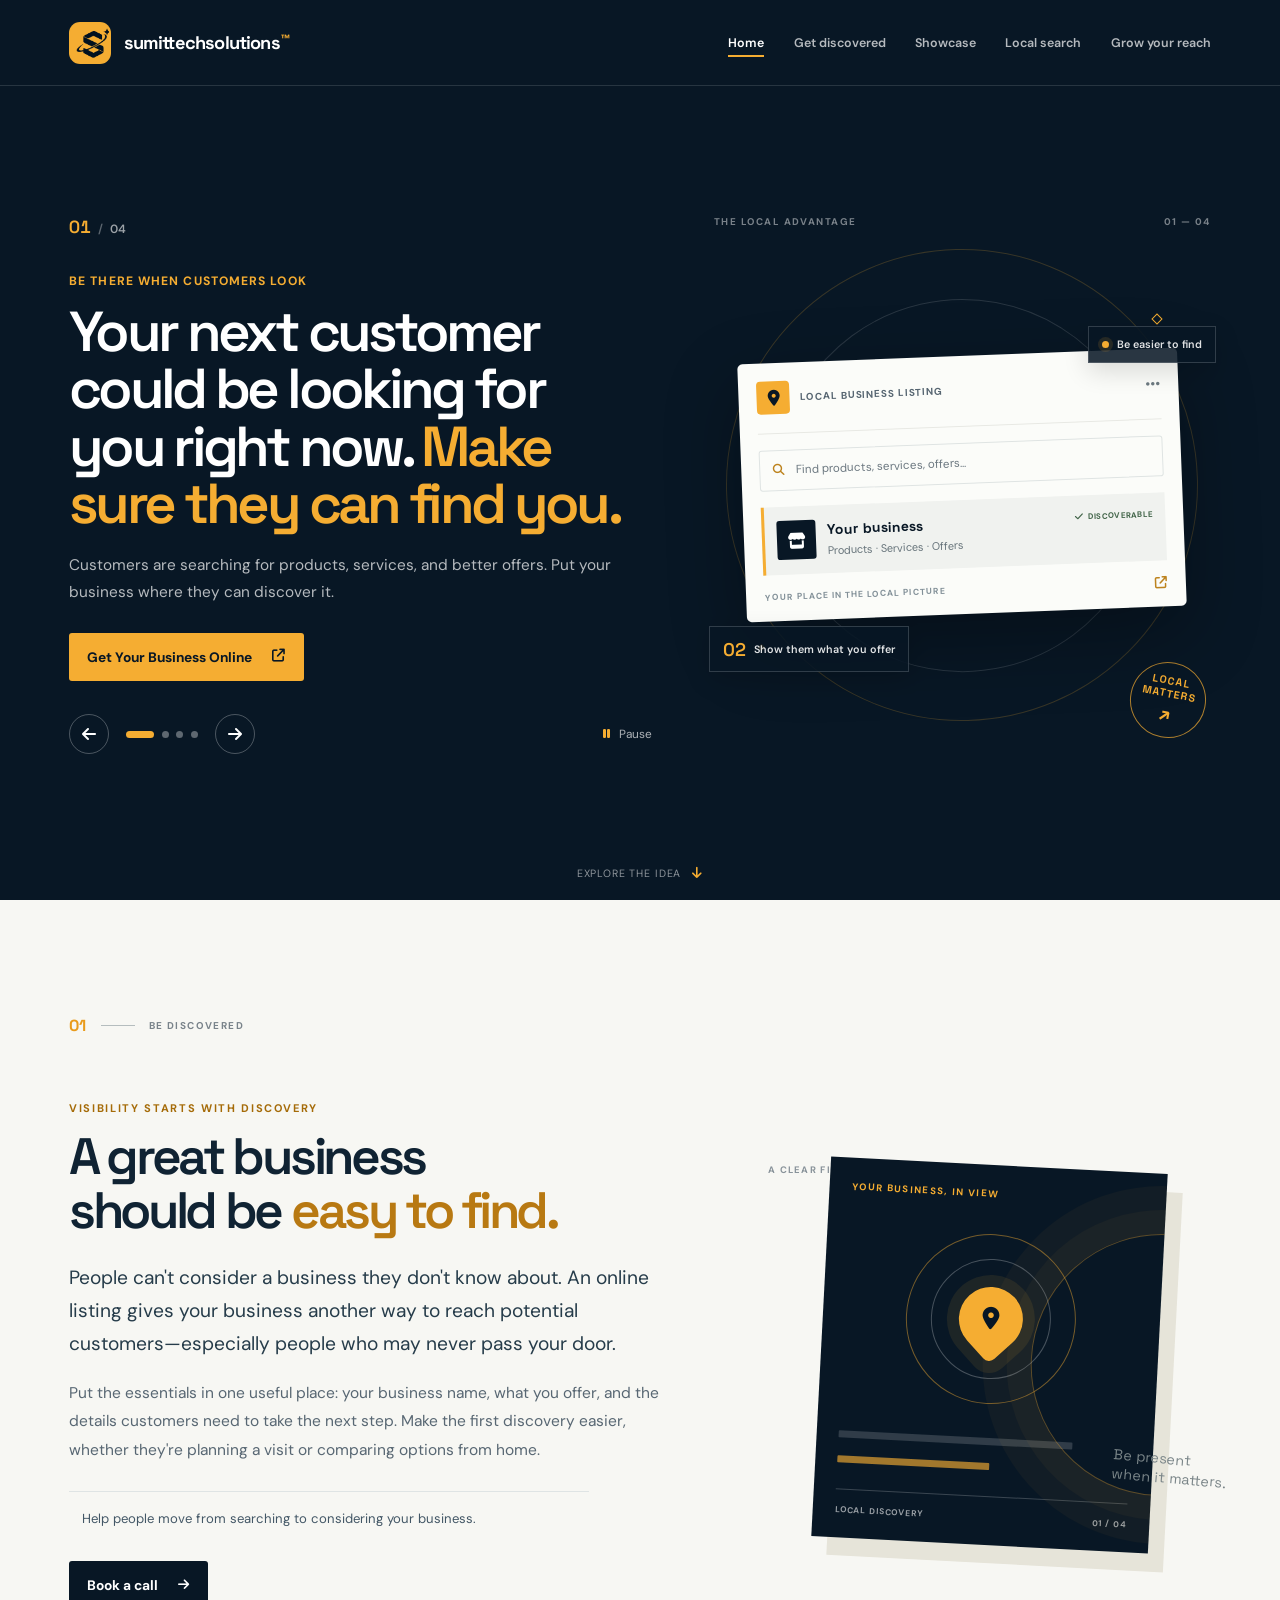
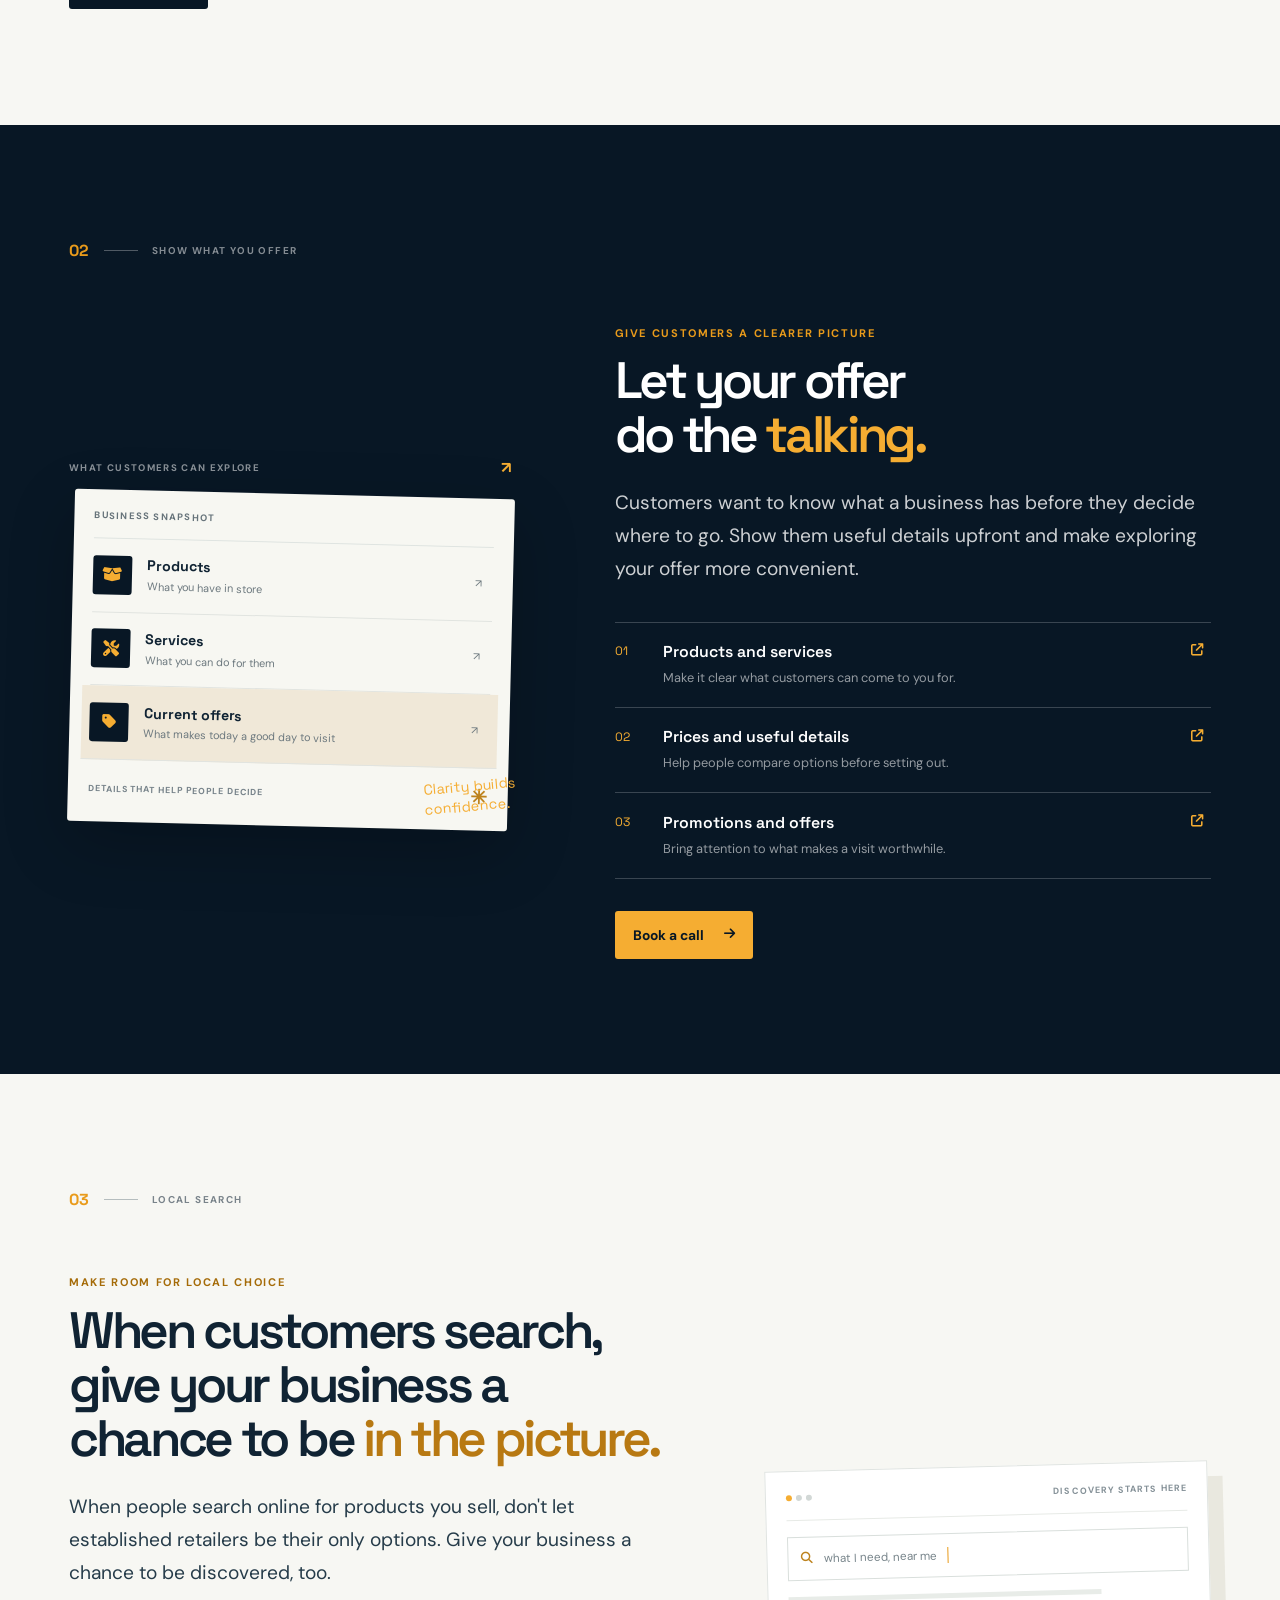
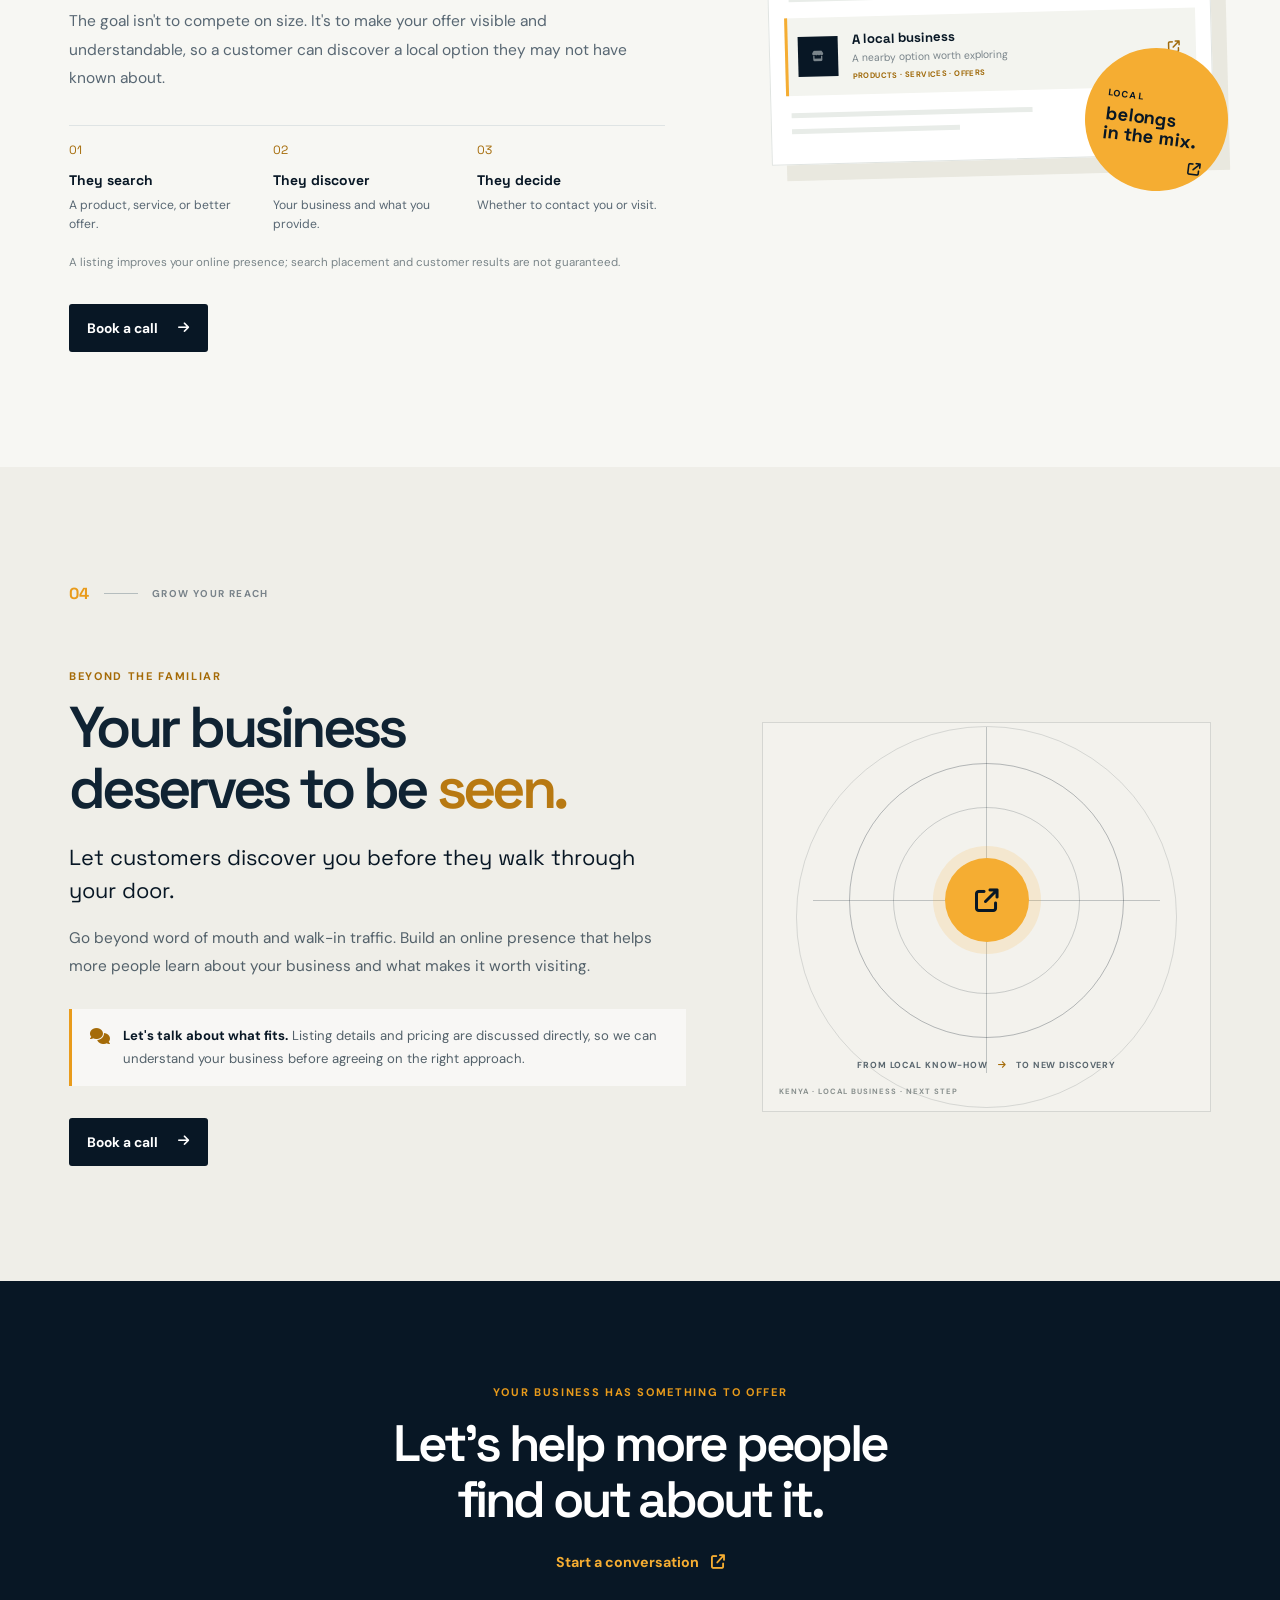
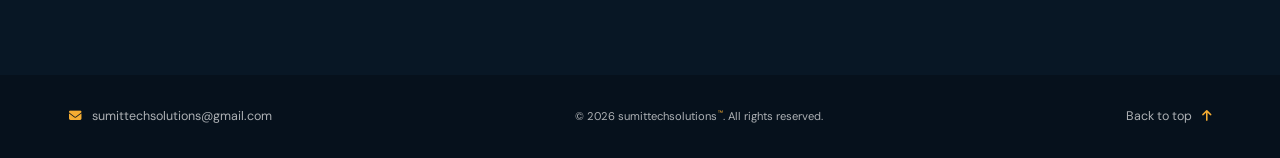
<file: index.html>
<!doctype html>
<html lang="en">
<head>
  <meta charset="utf-8">
  <meta name="viewport" content="width=device-width, initial-scale=1">
  <meta name="theme-color" content="#081725">
  <meta name="description" content="Help customers discover your local business, explore what you offer, and find a reason to visit.">
  <title>sumittechsolutions™ — Make your business easier to discover</title>

  <link rel="preconnect" href="https://fonts.googleapis.com">
  <link rel="preconnect" href="https://fonts.gstatic.com" crossorigin>
  <link href="https://fonts.googleapis.com/css2?family=DM+Sans:wght@400;500;600;700&family=Space+Grotesk:wght@400;500;600;700&display=swap" rel="stylesheet">
  <link rel="stylesheet" href="https://cdnjs.cloudflare.com/ajax/libs/font-awesome/6.7.2/css/all.min.css">
  <link rel="stylesheet" href="style.css">
  <script src="script.js" defer></script>
</head>
<body>
  <main id="main-content">
    <section class="home-screen" id="home" aria-label="Homepage">
      <header class="site-header">
        <a class="brand" href="#home" aria-label="sumittechsolutions home">
          <!-- Replace logo-placeholder.svg with your logo file when ready. -->
          <span class="brand__image-wrap">
            <img class="brand__image" src="/images/the-logo.png" alt="" width="42" height="42">
          </span>
          <span class="brand__name">sumittechsolutions<sup>™</sup></span>
        </a>

        <button class="menu-toggle" id="menu-toggle" type="button" aria-label="Open navigation" aria-controls="site-nav" aria-expanded="false">
          <i class="fa-solid fa-bars" aria-hidden="true"></i>
        </button>

        <nav class="site-nav" id="site-nav" aria-label="Main navigation">
          <a class="site-nav__link is-current" href="#home">Home</a>
          <a class="site-nav__link" href="#get-found">Get discovered</a>
          <a class="site-nav__link" href="#showcase">Showcase</a>
          <a class="site-nav__link" href="#local-search">Local search</a>
          <a class="site-nav__link" href="#grow-reach">Grow your reach</a>
        </nav>
      </header>

      <section class="hero-carousel" id="hero-carousel" aria-label="What an online business listing can do">
        <div class="hero-copy">
          <div class="hero-meta">
            <span class="slide-counter"><span id="current-slide">01</span><span class="slide-counter__divider">/</span>04</span>
          </div>

          <div class="hero-slides" id="hero-slides" aria-live="polite">
            <article class="hero-slide is-active" data-slide="0" aria-label="Slide 1 of 4">
              <p class="slide-kicker">Be there when customers look</p>
              <h1>Your next customer could be looking for you right now.<span class="headline-accent"> Make sure they can find you.</span></h1>
              <p class="hero-description">Customers are searching for products, services, and better offers. Put your business where they can discover it.</p>
              <a class="button button--amber" href="#get-found">Get Your Business Online <i class="fa-solid fa-arrow-up-right-from-square" aria-hidden="true"></i></a>
            </article>

            <article class="hero-slide" data-slide="1" aria-label="Slide 2 of 4" hidden>
              <p class="slide-kicker">Show what makes you worth a visit</p>
              <h2>Let customers discover what you have to offer.</h2>
              <p class="hero-description">Showcase your products, services, prices, and promotions online, giving potential customers a convenient way to explore your business from anywhere.</p>
              <a class="button button--amber" href="#showcase">Showcase Your Business <i class="fa-solid fa-arrow-up-right-from-square" aria-hidden="true"></i></a>
            </article>

            <article class="hero-slide" data-slide="2" aria-label="Slide 3 of 4" hidden>
              <p class="slide-kicker">Be part of the search</p>
              <h2>Turn local searches into new customers.</h2>
              <p class="hero-description">When people search online for products you sell, don't let established retailers be their only options. Give your business a chance to be discovered, too.</p>
              <a class="button button--amber" href="#local-search">Reach More Customers <i class="fa-solid fa-arrow-up-right-from-square" aria-hidden="true"></i></a>
            </article>

            <article class="hero-slide" data-slide="3" aria-label="Slide 4 of 4" hidden>
              <p class="slide-kicker">Build a wider path to your door</p>
              <h2>Your business deserves to be seen.</h2>
              <p class="hero-subheading">Let customers discover you before they walk through your door.</p>
              <p class="hero-description">Go beyond word of mouth and walk-in traffic. Build an online presence that helps more people learn about your business and what makes it worth visiting.</p>
              <a class="button button--amber" href="#grow-reach">Let's Grow Your Reach <i class="fa-solid fa-arrow-up-right-from-square" aria-hidden="true"></i></a>
            </article>
          </div>

          <div class="carousel-controls" aria-label="Slideshow controls">
            <button class="carousel-arrow" id="slide-previous" type="button" aria-label="Previous message">
              <i class="fa-solid fa-arrow-left" aria-hidden="true"></i>
            </button>
            <div class="carousel-dots" aria-label="Choose a message">
              <button class="carousel-dot is-active" type="button" data-slide-to="0" aria-label="Show message 1" aria-current="true"></button>
              <button class="carousel-dot" type="button" data-slide-to="1" aria-label="Show message 2"></button>
              <button class="carousel-dot" type="button" data-slide-to="2" aria-label="Show message 3"></button>
              <button class="carousel-dot" type="button" data-slide-to="3" aria-label="Show message 4"></button>
            </div>
            <button class="carousel-arrow" id="slide-next" type="button" aria-label="Next message">
              <i class="fa-solid fa-arrow-right" aria-hidden="true"></i>
            </button>
            <span class="controls-spacer"></span>
            <button class="carousel-pause" id="slide-pause" type="button" aria-label="Pause automatic slide rotation">
              <i class="fa-solid fa-pause" aria-hidden="true"></i><span>Pause</span>
            </button>
          </div>
        </div>

        <aside class="hero-visual" aria-hidden="true">
          <div class="visual-topline"><span>THE LOCAL ADVANTAGE</span><span>01 — 04</span></div>
          <div class="visual-orbit visual-orbit--outer"></div>
          <div class="visual-orbit visual-orbit--inner"></div>
          <div class="visual-cross visual-cross--one"></div>
          <div class="visual-cross visual-cross--two"></div>
          <div class="listing-preview">
            <div class="listing-preview__top">
              <span class="mini-mark"><i class="fa-solid fa-location-dot"></i></span>
              <span class="mini-label">LOCAL BUSINESS LISTING</span>
              <i class="fa-solid fa-ellipsis" aria-hidden="true"></i>
            </div>
            <div class="listing-search"><i class="fa-solid fa-magnifying-glass" aria-hidden="true"></i><span>Find products, services, offers...</span></div>
            <div class="listing-result">
              <div class="listing-result__symbol"><i class="fa-solid fa-store" aria-hidden="true"></i></div>
              <div class="listing-result__copy"><strong>Your business</strong><span>Products · Services · Offers</span></div>
              <span class="listing-result__status"><i class="fa-solid fa-check" aria-hidden="true"></i> DISCOVERABLE</span>
            </div>
            <div class="listing-preview__bottom"><span>YOUR PLACE IN THE LOCAL PICTURE</span><i class="fa-solid fa-arrow-up-right-from-square" aria-hidden="true"></i></div>
          </div>
          <div class="visual-note visual-note--top"><span class="visual-note__dot"></span> Be easier to find</div>
          <div class="visual-note visual-note--bottom"><span class="visual-note__number">02</span><span>Show them what you offer</span></div>
          <div class="visual-stamp">LOCAL<br>MATTERS<span>↗</span></div>
        </aside>
      </section>
      <a class="scroll-cue" href="#get-found"><span>Explore the idea</span><i class="fa-solid fa-arrow-down" aria-hidden="true"></i></a>
    </section>

    <section class="story-section section-find" id="get-found" aria-labelledby="find-title">
      <div class="section-index"><span>01</span><span class="index-rule"></span><span>BE DISCOVERED</span></div>
      <div class="section-layout">
        <div class="section-copy">
          <p class="eyebrow eyebrow--dark">Visibility starts with discovery</p>
          <h2 id="find-title">A great business should be <em>easy to find.</em></h2>
          <p class="section-lead">People can't consider a business they don't know about. An online listing gives your business another way to reach potential customers—especially people who may never pass your door.</p>
          <p>Put the essentials in one useful place: your business name, what you offer, and the details customers need to take the next step. Make the first discovery easier, whether they're planning a visit or comparing options from home.</p>
          <div class="text-link-row"><span class="text-link-row__mark"></span><span>Help people move from searching to considering your business.</span></div>
          <div class="section-action">
            <button class="button button--navy book-call-button" type="button" aria-expanded="false" aria-controls="contact-panel-found">Book a call <i class="fa-solid fa-arrow-right" aria-hidden="true"></i></button>
            <div class="contact-reveal" id="contact-panel-found" hidden>
              <p class="contact-reveal__title">Choose how to reach us</p>
              <a href="mailto:sumittechsolutions@gmail.com"><i class="fa-solid fa-envelope" aria-hidden="true"></i> sumittechsolutions@gmail.com</a>
              <!-- Replace the phone placeholder with your real business phone number. -->
              <p><i class="fa-solid fa-phone" aria-hidden="true"></i> <span>+254 784242117</span></p>
            </div>
          </div>
        </div>
        <div class="section-visual section-visual--find" aria-hidden="true">
          <div class="visual-caption">A CLEAR FIRST IMPRESSION</div>
          <div class="find-poster">
            <span class="poster-overline">YOUR BUSINESS, IN VIEW</span>
            <div class="poster-graphic"><span class="poster-pin"><i class="fa-solid fa-location-dot"></i></span><span class="poster-ring poster-ring--one"></span><span class="poster-ring poster-ring--two"></span></div>
            <div class="poster-line poster-line--long"></div><div class="poster-line poster-line--short"></div>
            <div class="poster-footer"><span>LOCAL DISCOVERY</span><span>01 / 04</span></div>
          </div>
          <p class="visual-side-note">Be present<br>when it matters.</p>
        </div>
      </div>
    </section>

    <section class="story-section section-showcase" id="showcase" aria-labelledby="showcase-title">
      <div class="section-index section-index--light"><span>02</span><span class="index-rule"></span><span>SHOW WHAT YOU OFFER</span></div>
      <div class="section-layout section-layout--reverse">
        <div class="section-copy section-copy--light">
          <p class="eyebrow">Give customers a clearer picture</p>
          <h2 id="showcase-title">Let your offer do the <em>talking.</em></h2>
          <p class="section-lead">Customers want to know what a business has before they decide where to go. Show them useful details upfront and make exploring your offer more convenient.</p>
          <div class="offer-list">
            <div class="offer-row"><span class="offer-row__number">01</span><div><h3>Products and services</h3><p>Make it clear what customers can come to you for.</p></div><i class="fa-solid fa-arrow-up-right-from-square" aria-hidden="true"></i></div>
            <div class="offer-row"><span class="offer-row__number">02</span><div><h3>Prices and useful details</h3><p>Help people compare options before setting out.</p></div><i class="fa-solid fa-arrow-up-right-from-square" aria-hidden="true"></i></div>
            <div class="offer-row"><span class="offer-row__number">03</span><div><h3>Promotions and offers</h3><p>Bring attention to what makes a visit worthwhile.</p></div><i class="fa-solid fa-arrow-up-right-from-square" aria-hidden="true"></i></div>
          </div>
          <div class="section-action">
            <button class="button button--amber book-call-button" type="button" aria-expanded="false" aria-controls="contact-panel-showcase">Book a call <i class="fa-solid fa-arrow-right" aria-hidden="true"></i></button>
            <div class="contact-reveal contact-reveal--dark" id="contact-panel-showcase" hidden>
              <p class="contact-reveal__title">Choose how to reach us</p>
              <a href="mailto:sumittechsolutions@gmail.com"><i class="fa-solid fa-envelope" aria-hidden="true"></i> sumittechsolutions@gmail.com</a>
              <!-- Replace the phone placeholder with your real business phone number. -->
              <p><i class="fa-solid fa-phone" aria-hidden="true"></i> <span>+254 784242117</span></p>
            </div>
          </div>
        </div>
        <div class="section-visual section-visual--showcase" aria-hidden="true">
          <div class="showcase-heading"><span>WHAT CUSTOMERS CAN EXPLORE</span><span>↗</span></div>
          <div class="showcase-board">
            <div class="showcase-board__label">BUSINESS SNAPSHOT</div>
            <div class="showcase-feature"><div class="showcase-feature__icon"><i class="fa-solid fa-box-open"></i></div><div><strong>Products</strong><span>What you have in store</span></div><span class="showcase-feature__arrow">↗</span></div>
            <div class="showcase-feature"><div class="showcase-feature__icon"><i class="fa-solid fa-screwdriver-wrench"></i></div><div><strong>Services</strong><span>What you can do for them</span></div><span class="showcase-feature__arrow">↗</span></div>
            <div class="showcase-feature showcase-feature--accent"><div class="showcase-feature__icon"><i class="fa-solid fa-tag"></i></div><div><strong>Current offers</strong><span>What makes today a good day to visit</span></div><span class="showcase-feature__arrow">↗</span></div>
            <div class="showcase-board__foot"><span>DETAILS THAT HELP PEOPLE DECIDE</span><span class="foot-spark">✳</span></div>
          </div>
          <p class="showcase-side-note">Clarity builds<br>confidence.</p>
        </div>
      </div>
    </section>

    <section class="story-section section-search" id="local-search" aria-labelledby="search-title">
      <div class="section-index"><span>03</span><span class="index-rule"></span><span>LOCAL SEARCH</span></div>
      <div class="section-layout">
        <div class="section-copy">
          <p class="eyebrow eyebrow--dark">Make room for local choice</p>
          <h2 id="search-title">When customers search, give your business a chance to be <em>in the picture.</em></h2>
          <p class="section-lead">When people search online for products you sell, don't let established retailers be their only options. Give your business a chance to be discovered, too.</p>
          <p>The goal isn't to compete on size. It's to make your offer visible and understandable, so a customer can discover a local option they may not have known about.</p>
          <div class="search-steps">
            <div><span>01</span><strong>They search</strong><p>A product, service, or better offer.</p></div>
            <div><span>02</span><strong>They discover</strong><p>Your business and what you provide.</p></div>
            <div><span>03</span><strong>They decide</strong><p>Whether to contact you or visit.</p></div>
          </div>
          <p class="fine-print">A listing improves your online presence; search placement and customer results are not guaranteed.</p>
          <div class="section-action">
            <button class="button button--navy book-call-button" type="button" aria-expanded="false" aria-controls="contact-panel-search">Book a call <i class="fa-solid fa-arrow-right" aria-hidden="true"></i></button>
            <div class="contact-reveal" id="contact-panel-search" hidden>
              <p class="contact-reveal__title">Choose how to reach us</p>
              <a href="mailto:sumittechsolutions@gmail.com"><i class="fa-solid fa-envelope" aria-hidden="true"></i> sumittechsolutions@gmail.com</a>
              <!-- Replace the phone placeholder with your real business phone number. -->
              <p><i class="fa-solid fa-phone" aria-hidden="true"></i> <span>+254 784242117</span></p>
            </div>
          </div>
        </div>
        <div class="section-visual section-visual--search" aria-hidden="true">
          <div class="search-sheet">
            <div class="search-sheet__top"><span class="search-sheet__dots"><i></i><i></i><i></i></span><span>DISCOVERY STARTS HERE</span></div>
            <div class="search-sheet__query"><i class="fa-solid fa-magnifying-glass"></i><span>what I need, near me</span><span class="query-cursor"></span></div>
            <div class="search-sheet__line search-sheet__line--wide"></div>
            <div class="search-sheet__result"><span class="result-symbol"><i class="fa-solid fa-store"></i></span><div><strong>A local business</strong><span>A nearby option worth exploring</span><small>PRODUCTS · SERVICES · OFFERS</small></div><i class="fa-solid fa-arrow-up-right-from-square result-arrow"></i></div>
            <div class="search-sheet__line search-sheet__line--medium"></div>
            <div class="search-sheet__line search-sheet__line--short"></div>
          </div>
          <div class="search-callout"><span>LOCAL</span><strong>belongs<br>in the mix.</strong><i class="fa-solid fa-arrow-up-right-from-square"></i></div>
        </div>
      </div>
    </section>

    <section class="story-section section-grow" id="grow-reach" aria-labelledby="grow-title">
      <div class="section-index"><span>04</span><span class="index-rule"></span><span>GROW YOUR REACH</span></div>
      <div class="grow-banner">
        <div class="grow-banner__copy">
          <p class="eyebrow eyebrow--dark">Beyond the familiar</p>
          <h2 id="grow-title">Your business deserves to be <em>seen.</em></h2>
          <p class="grow-banner__standfirst">Let customers discover you before they walk through your door.</p>
          <p>Go beyond word of mouth and walk-in traffic. Build an online presence that helps more people learn about your business and what makes it worth visiting.</p>
          <p class="pricing-note"><i class="fa-solid fa-comments" aria-hidden="true"></i><span><strong>Let's talk about what fits.</strong> Listing details and pricing are discussed directly, so we can understand your business before agreeing on the right approach.</span></p>
          <div class="section-action">
            <button class="button button--navy book-call-button" type="button" aria-expanded="false" aria-controls="contact-panel-grow">Book a call <i class="fa-solid fa-arrow-right" aria-hidden="true"></i></button>
            <div class="contact-reveal" id="contact-panel-grow" hidden>
              <p class="contact-reveal__title">Choose how to reach us</p>
              <a href="mailto:sumittechsolutions@gmail.com"><i class="fa-solid fa-envelope" aria-hidden="true"></i> sumittechsolutions@gmail.com</a>
              <!-- Replace the phone placeholder with your real business phone number. -->
              <p><i class="fa-solid fa-phone" aria-hidden="true"></i> <span>+254 784242117</span></p>
            </div>
          </div>
        </div>
        <div class="grow-banner__visual" aria-hidden="true">
          <div class="reach-mark"><span class="reach-mark__ring reach-mark__ring--one"></span><span class="reach-mark__ring reach-mark__ring--two"></span><span class="reach-mark__core"><i class="fa-solid fa-arrow-up-right-from-square"></i></span><span class="reach-mark__axis reach-mark__axis--h"></span><span class="reach-mark__axis reach-mark__axis--v"></span></div>
          <div class="reach-caption"><span>FROM LOCAL KNOW-HOW</span><i class="fa-solid fa-arrow-right"></i><span>TO NEW DISCOVERY</span></div>
          <div class="reach-coordinate">KENYA · LOCAL BUSINESS · NEXT STEP</div>
        </div>
      </div>
    </section>

    <section class="closing-note" aria-label="Get started">
      <p class="eyebrow">Your business has something to offer</p>
      <h2>Let's help more people find out about it.</h2>
      <a href="mailto:sumittechsolutions@gmail.com" class="closing-link">Start a conversation <i class="fa-solid fa-arrow-up-right-from-square" aria-hidden="true"></i></a>
    </section>
  </main>

  <footer class="site-footer">
    <a class="footer-email" href="mailto:sumittechsolutions@gmail.com"><i class="fa-solid fa-envelope" aria-hidden="true"></i><span>sumittechsolutions@gmail.com</span></a>
    <p class="copyright">&copy; <span id="copyright-year">2026</span> sumittechsolutions<sup>™</sup>. All rights reserved.</p>
    <a class="back-to-top" href="#home">Back to top <i class="fa-solid fa-arrow-up" aria-hidden="true"></i></a>
  </footer>
</body>
</html>
</file>
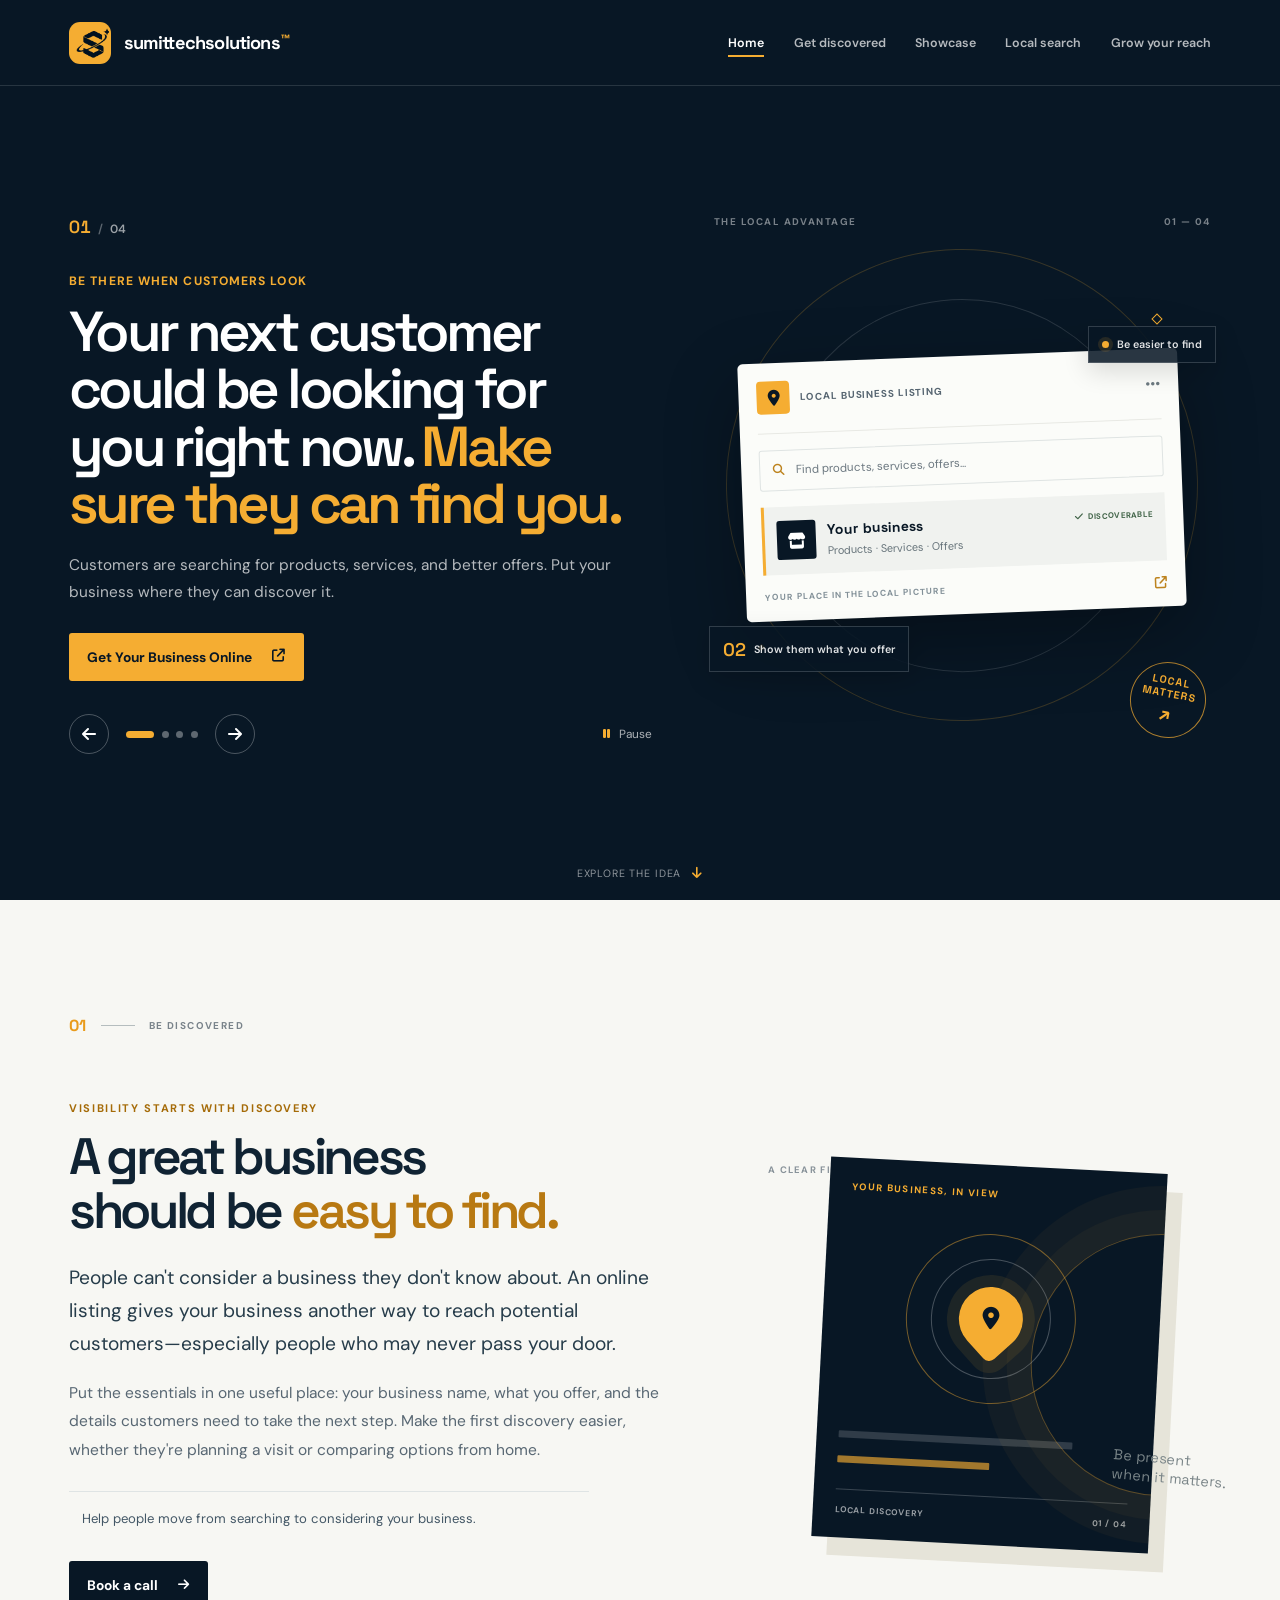
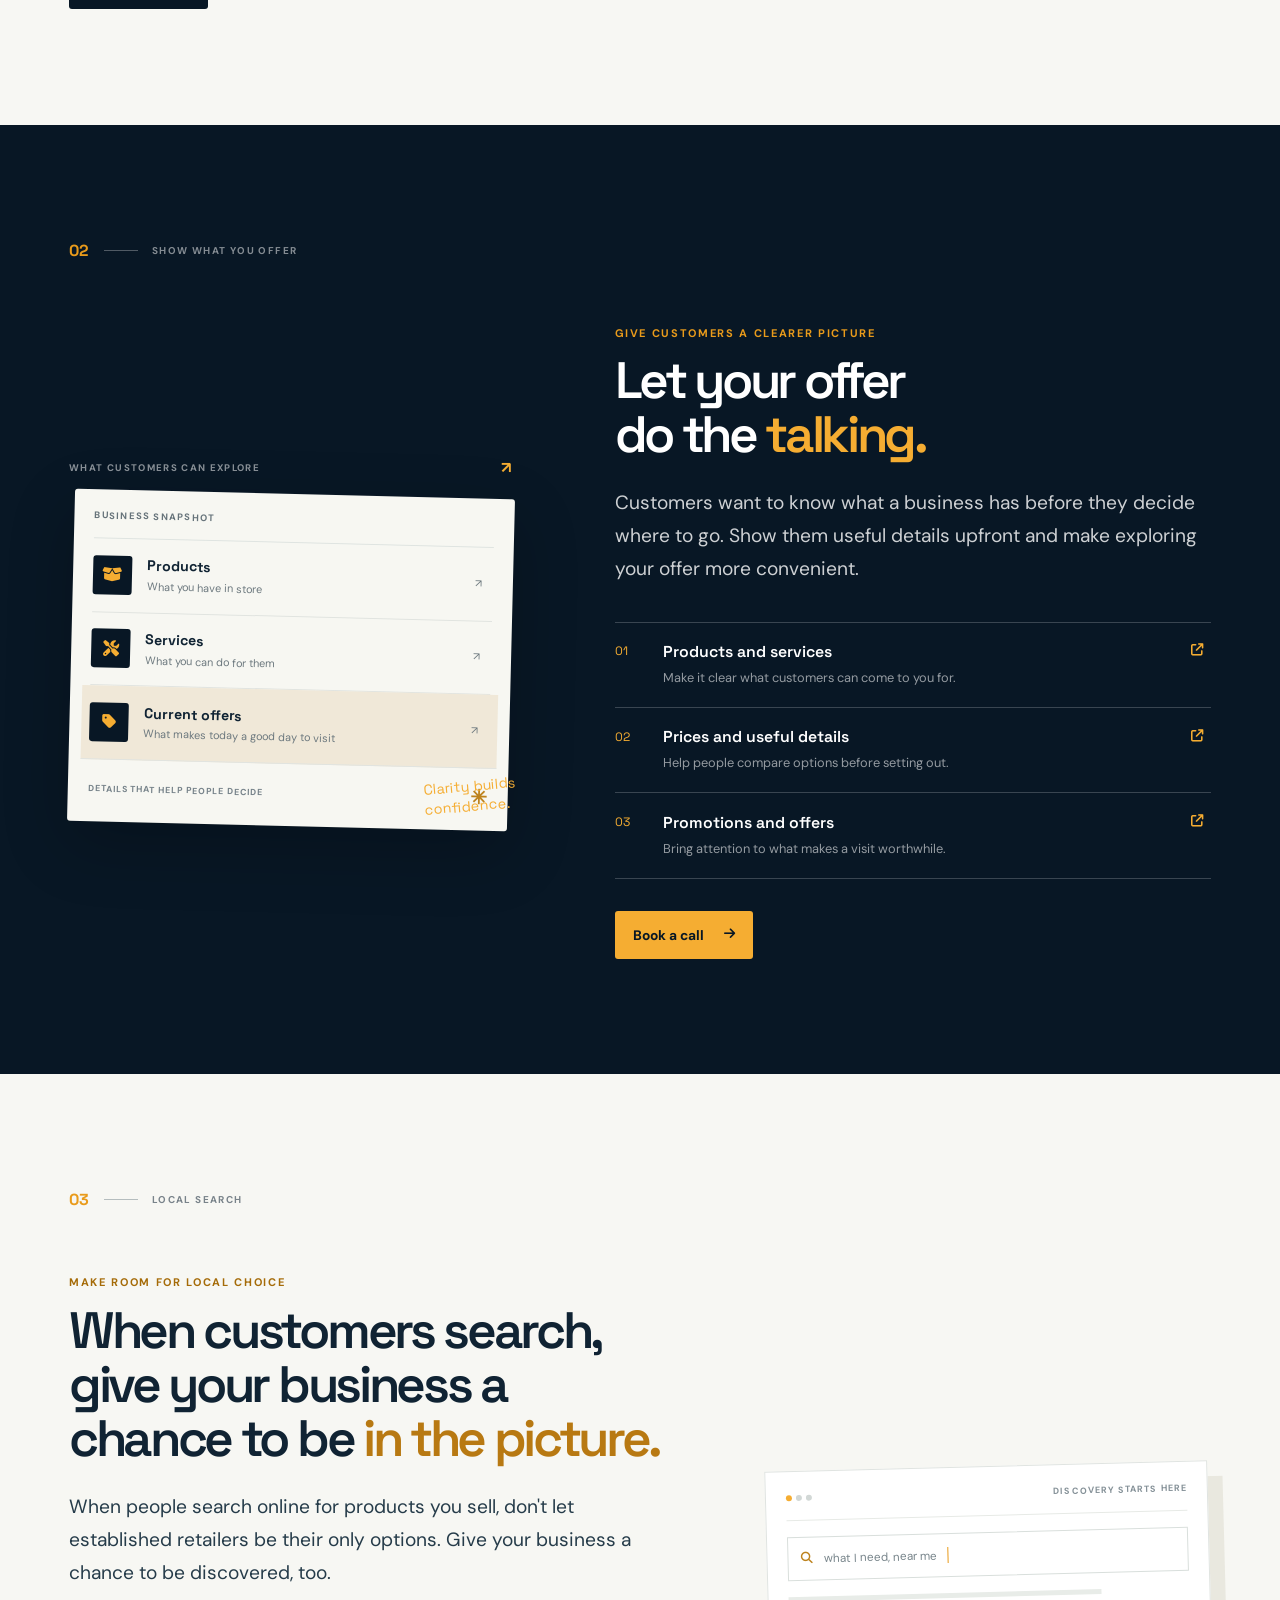
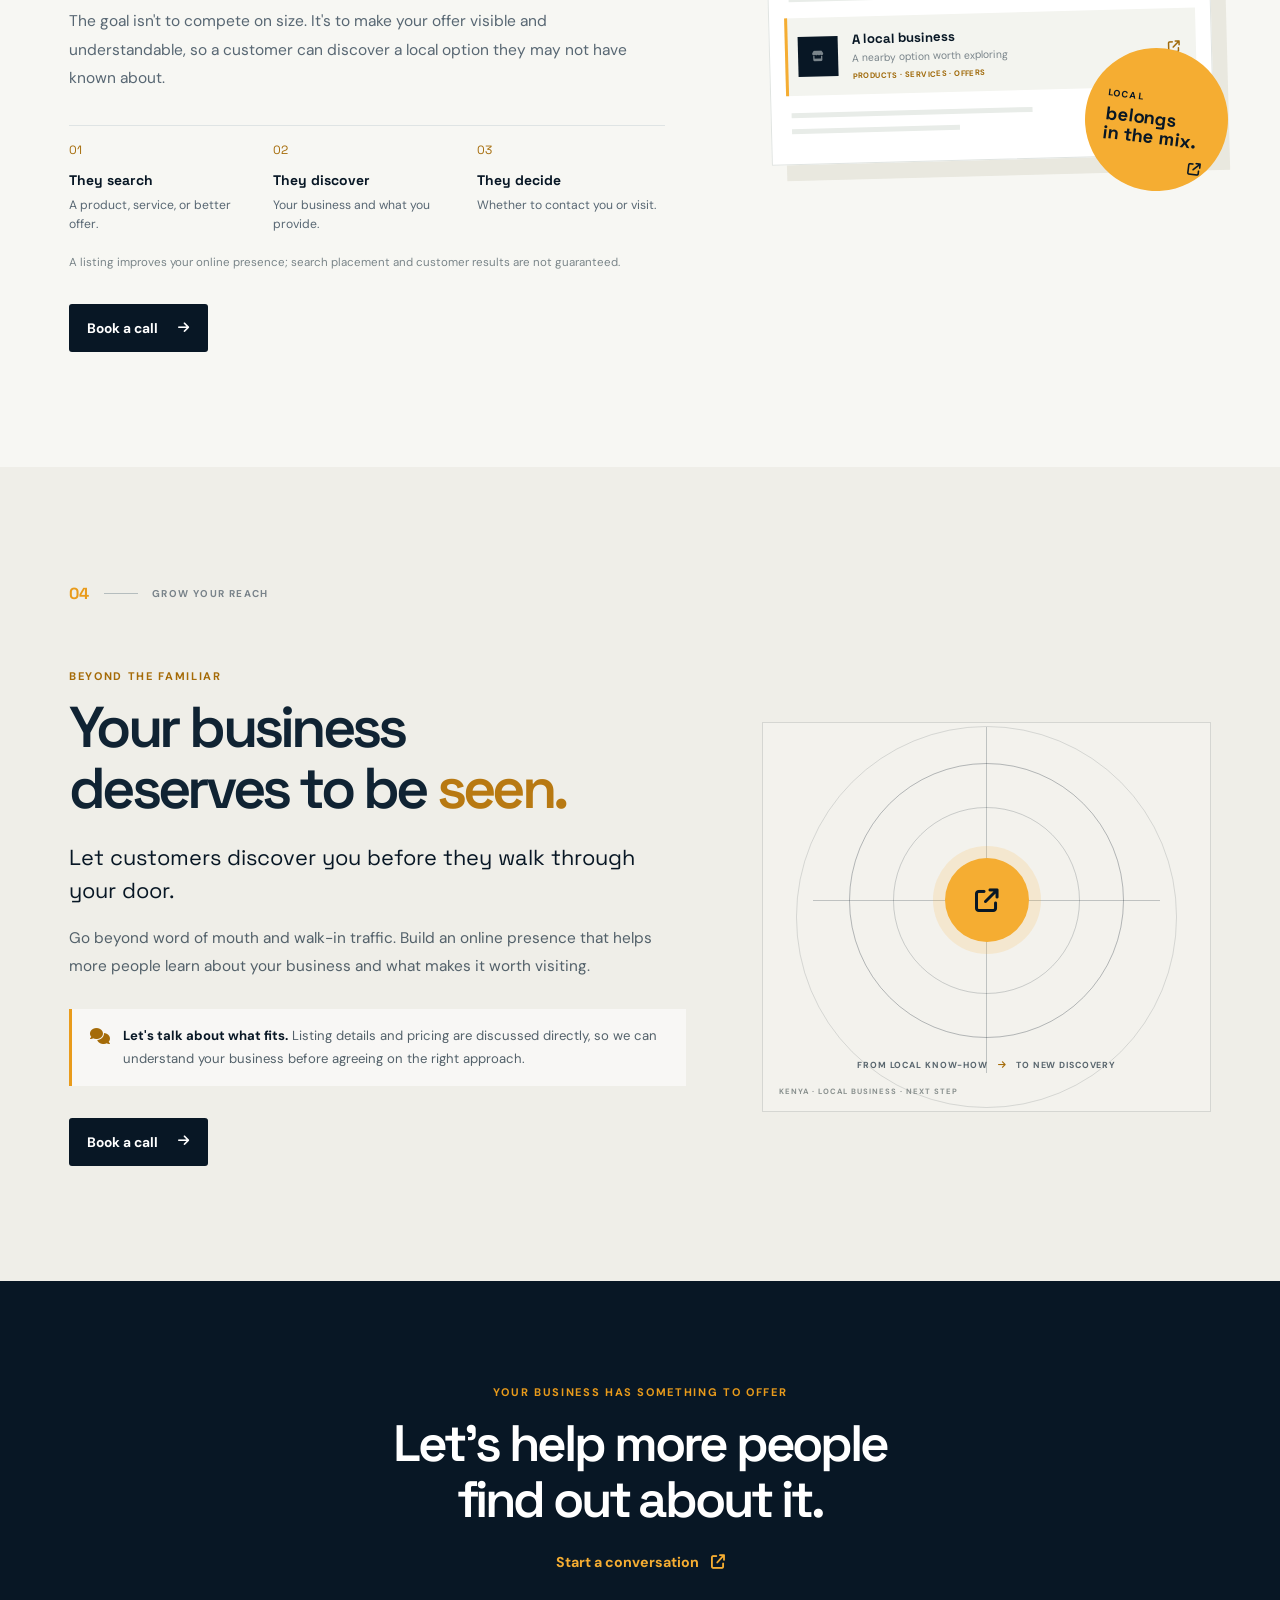
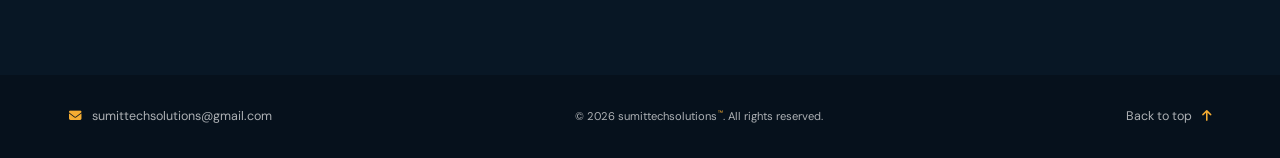
<file: code files/index.html>
<!doctype html>
<html lang="en">
<head>
  <meta charset="utf-8">
  <meta name="viewport" content="width=device-width, initial-scale=1">
  <meta name="theme-color" content="#081725">
  <meta name="description" content="Help customers discover your local business, explore what you offer, and find a reason to visit.">
  <title>sumittechsolutions™ — Make your business easier to discover</title>

  <link rel="preconnect" href="https://fonts.googleapis.com">
  <link rel="preconnect" href="https://fonts.gstatic.com" crossorigin>
  <link href="https://fonts.googleapis.com/css2?family=DM+Sans:wght@400;500;600;700&family=Space+Grotesk:wght@400;500;600;700&display=swap" rel="stylesheet">
  <link rel="stylesheet" href="https://cdnjs.cloudflare.com/ajax/libs/font-awesome/6.7.2/css/all.min.css">
  <link rel="stylesheet" href="style.css">
  <script src="script.js" defer></script>
</head>
<body>
  <main id="main-content">
    <section class="home-screen" id="home" aria-label="Homepage">
      <header class="site-header">
        <a class="brand" href="#home" aria-label="sumittechsolutions home">
          <!-- Replace logo-placeholder.svg with your logo file when ready. -->
          <span class="brand__image-wrap">
            <img class="brand__image" src="../images/the-logo.png" alt="" width="42" height="42">
          </span>
          <span class="brand__name">sumittechsolutions<sup>™</sup></span>
        </a>

        <button class="menu-toggle" id="menu-toggle" type="button" aria-label="Open navigation" aria-controls="site-nav" aria-expanded="false">
          <i class="fa-solid fa-bars" aria-hidden="true"></i>
        </button>

        <nav class="site-nav" id="site-nav" aria-label="Main navigation">
          <a class="site-nav__link is-current" href="#home">Home</a>
          <a class="site-nav__link" href="#get-found">Get discovered</a>
          <a class="site-nav__link" href="#showcase">Showcase</a>
          <a class="site-nav__link" href="#local-search">Local search</a>
          <a class="site-nav__link" href="#grow-reach">Grow your reach</a>
        </nav>
      </header>

      <section class="hero-carousel" id="hero-carousel" aria-label="What an online business listing can do">
        <div class="hero-copy">
          <div class="hero-meta">
            <span class="slide-counter"><span id="current-slide">01</span><span class="slide-counter__divider">/</span>04</span>
          </div>

          <div class="hero-slides" id="hero-slides" aria-live="polite">
            <article class="hero-slide is-active" data-slide="0" aria-label="Slide 1 of 4">
              <p class="slide-kicker">Be there when customers look</p>
              <h1>Your next customer could be looking for you right now.<span class="headline-accent"> Make sure they can find you.</span></h1>
              <p class="hero-description">Customers are searching for products, services, and better offers. Put your business where they can discover it.</p>
              <a class="button button--amber" href="#get-found">Get Your Business Online <i class="fa-solid fa-arrow-up-right-from-square" aria-hidden="true"></i></a>
            </article>

            <article class="hero-slide" data-slide="1" aria-label="Slide 2 of 4" hidden>
              <p class="slide-kicker">Show what makes you worth a visit</p>
              <h2>Let customers discover what you have to offer.</h2>
              <p class="hero-description">Showcase your products, services, prices, and promotions online, giving potential customers a convenient way to explore your business from anywhere.</p>
              <a class="button button--amber" href="#showcase">Showcase Your Business <i class="fa-solid fa-arrow-up-right-from-square" aria-hidden="true"></i></a>
            </article>

            <article class="hero-slide" data-slide="2" aria-label="Slide 3 of 4" hidden>
              <p class="slide-kicker">Be part of the search</p>
              <h2>Turn local searches into new customers.</h2>
              <p class="hero-description">When people search online for products you sell, don't let established retailers be their only options. Give your business a chance to be discovered, too.</p>
              <a class="button button--amber" href="#local-search">Reach More Customers <i class="fa-solid fa-arrow-up-right-from-square" aria-hidden="true"></i></a>
            </article>

            <article class="hero-slide" data-slide="3" aria-label="Slide 4 of 4" hidden>
              <p class="slide-kicker">Build a wider path to your door</p>
              <h2>Your business deserves to be seen.</h2>
              <p class="hero-subheading">Let customers discover you before they walk through your door.</p>
              <p class="hero-description">Go beyond word of mouth and walk-in traffic. Build an online presence that helps more people learn about your business and what makes it worth visiting.</p>
              <a class="button button--amber" href="#grow-reach">Let's Grow Your Reach <i class="fa-solid fa-arrow-up-right-from-square" aria-hidden="true"></i></a>
            </article>
          </div>

          <div class="carousel-controls" aria-label="Slideshow controls">
            <button class="carousel-arrow" id="slide-previous" type="button" aria-label="Previous message">
              <i class="fa-solid fa-arrow-left" aria-hidden="true"></i>
            </button>
            <div class="carousel-dots" aria-label="Choose a message">
              <button class="carousel-dot is-active" type="button" data-slide-to="0" aria-label="Show message 1" aria-current="true"></button>
              <button class="carousel-dot" type="button" data-slide-to="1" aria-label="Show message 2"></button>
              <button class="carousel-dot" type="button" data-slide-to="2" aria-label="Show message 3"></button>
              <button class="carousel-dot" type="button" data-slide-to="3" aria-label="Show message 4"></button>
            </div>
            <button class="carousel-arrow" id="slide-next" type="button" aria-label="Next message">
              <i class="fa-solid fa-arrow-right" aria-hidden="true"></i>
            </button>
            <span class="controls-spacer"></span>
            <button class="carousel-pause" id="slide-pause" type="button" aria-label="Pause automatic slide rotation">
              <i class="fa-solid fa-pause" aria-hidden="true"></i><span>Pause</span>
            </button>
          </div>
        </div>

        <aside class="hero-visual" aria-hidden="true">
          <div class="visual-topline"><span>THE LOCAL ADVANTAGE</span><span>01 — 04</span></div>
          <div class="visual-orbit visual-orbit--outer"></div>
          <div class="visual-orbit visual-orbit--inner"></div>
          <div class="visual-cross visual-cross--one"></div>
          <div class="visual-cross visual-cross--two"></div>
          <div class="listing-preview">
            <div class="listing-preview__top">
              <span class="mini-mark"><i class="fa-solid fa-location-dot"></i></span>
              <span class="mini-label">LOCAL BUSINESS LISTING</span>
              <i class="fa-solid fa-ellipsis" aria-hidden="true"></i>
            </div>
            <div class="listing-search"><i class="fa-solid fa-magnifying-glass" aria-hidden="true"></i><span>Find products, services, offers...</span></div>
            <div class="listing-result">
              <div class="listing-result__symbol"><i class="fa-solid fa-store" aria-hidden="true"></i></div>
              <div class="listing-result__copy"><strong>Your business</strong><span>Products · Services · Offers</span></div>
              <span class="listing-result__status"><i class="fa-solid fa-check" aria-hidden="true"></i> DISCOVERABLE</span>
            </div>
            <div class="listing-preview__bottom"><span>YOUR PLACE IN THE LOCAL PICTURE</span><i class="fa-solid fa-arrow-up-right-from-square" aria-hidden="true"></i></div>
          </div>
          <div class="visual-note visual-note--top"><span class="visual-note__dot"></span> Be easier to find</div>
          <div class="visual-note visual-note--bottom"><span class="visual-note__number">02</span><span>Show them what you offer</span></div>
          <div class="visual-stamp">LOCAL<br>MATTERS<span>↗</span></div>
        </aside>
      </section>
      <a class="scroll-cue" href="#get-found"><span>Explore the idea</span><i class="fa-solid fa-arrow-down" aria-hidden="true"></i></a>
    </section>

    <section class="story-section section-find" id="get-found" aria-labelledby="find-title">
      <div class="section-index"><span>01</span><span class="index-rule"></span><span>BE DISCOVERED</span></div>
      <div class="section-layout">
        <div class="section-copy">
          <p class="eyebrow eyebrow--dark">Visibility starts with discovery</p>
          <h2 id="find-title">A great business should be <em>easy to find.</em></h2>
          <p class="section-lead">People can't consider a business they don't know about. An online listing gives your business another way to reach potential customers—especially people who may never pass your door.</p>
          <p>Put the essentials in one useful place: your business name, what you offer, and the details customers need to take the next step. Make the first discovery easier, whether they're planning a visit or comparing options from home.</p>
          <div class="text-link-row"><span class="text-link-row__mark"></span><span>Help people move from searching to considering your business.</span></div>
          <div class="section-action">
            <button class="button button--navy book-call-button" type="button" aria-expanded="false" aria-controls="contact-panel-found">Book a call <i class="fa-solid fa-arrow-right" aria-hidden="true"></i></button>
            <div class="contact-reveal" id="contact-panel-found" hidden>
              <p class="contact-reveal__title">Choose how to reach us</p>
              <a href="mailto:sumittechsolutions@gmail.com"><i class="fa-solid fa-envelope" aria-hidden="true"></i> sumittechsolutions@gmail.com</a>
              <!-- Replace the phone placeholder with your real business phone number. -->
              <p><i class="fa-solid fa-phone" aria-hidden="true"></i> <span>+254 784242117</span></p>
            </div>
          </div>
        </div>
        <div class="section-visual section-visual--find" aria-hidden="true">
          <div class="visual-caption">A CLEAR FIRST IMPRESSION</div>
          <div class="find-poster">
            <span class="poster-overline">YOUR BUSINESS, IN VIEW</span>
            <div class="poster-graphic"><span class="poster-pin"><i class="fa-solid fa-location-dot"></i></span><span class="poster-ring poster-ring--one"></span><span class="poster-ring poster-ring--two"></span></div>
            <div class="poster-line poster-line--long"></div><div class="poster-line poster-line--short"></div>
            <div class="poster-footer"><span>LOCAL DISCOVERY</span><span>01 / 04</span></div>
          </div>
          <p class="visual-side-note">Be present<br>when it matters.</p>
        </div>
      </div>
    </section>

    <section class="story-section section-showcase" id="showcase" aria-labelledby="showcase-title">
      <div class="section-index section-index--light"><span>02</span><span class="index-rule"></span><span>SHOW WHAT YOU OFFER</span></div>
      <div class="section-layout section-layout--reverse">
        <div class="section-copy section-copy--light">
          <p class="eyebrow">Give customers a clearer picture</p>
          <h2 id="showcase-title">Let your offer do the <em>talking.</em></h2>
          <p class="section-lead">Customers want to know what a business has before they decide where to go. Show them useful details upfront and make exploring your offer more convenient.</p>
          <div class="offer-list">
            <div class="offer-row"><span class="offer-row__number">01</span><div><h3>Products and services</h3><p>Make it clear what customers can come to you for.</p></div><i class="fa-solid fa-arrow-up-right-from-square" aria-hidden="true"></i></div>
            <div class="offer-row"><span class="offer-row__number">02</span><div><h3>Prices and useful details</h3><p>Help people compare options before setting out.</p></div><i class="fa-solid fa-arrow-up-right-from-square" aria-hidden="true"></i></div>
            <div class="offer-row"><span class="offer-row__number">03</span><div><h3>Promotions and offers</h3><p>Bring attention to what makes a visit worthwhile.</p></div><i class="fa-solid fa-arrow-up-right-from-square" aria-hidden="true"></i></div>
          </div>
          <div class="section-action">
            <button class="button button--amber book-call-button" type="button" aria-expanded="false" aria-controls="contact-panel-showcase">Book a call <i class="fa-solid fa-arrow-right" aria-hidden="true"></i></button>
            <div class="contact-reveal contact-reveal--dark" id="contact-panel-showcase" hidden>
              <p class="contact-reveal__title">Choose how to reach us</p>
              <a href="mailto:sumittechsolutions@gmail.com"><i class="fa-solid fa-envelope" aria-hidden="true"></i> sumittechsolutions@gmail.com</a>
              <!-- Replace the phone placeholder with your real business phone number. -->
              <p><i class="fa-solid fa-phone" aria-hidden="true"></i> <span>+254 784242117</span></p>
            </div>
          </div>
        </div>
        <div class="section-visual section-visual--showcase" aria-hidden="true">
          <div class="showcase-heading"><span>WHAT CUSTOMERS CAN EXPLORE</span><span>↗</span></div>
          <div class="showcase-board">
            <div class="showcase-board__label">BUSINESS SNAPSHOT</div>
            <div class="showcase-feature"><div class="showcase-feature__icon"><i class="fa-solid fa-box-open"></i></div><div><strong>Products</strong><span>What you have in store</span></div><span class="showcase-feature__arrow">↗</span></div>
            <div class="showcase-feature"><div class="showcase-feature__icon"><i class="fa-solid fa-screwdriver-wrench"></i></div><div><strong>Services</strong><span>What you can do for them</span></div><span class="showcase-feature__arrow">↗</span></div>
            <div class="showcase-feature showcase-feature--accent"><div class="showcase-feature__icon"><i class="fa-solid fa-tag"></i></div><div><strong>Current offers</strong><span>What makes today a good day to visit</span></div><span class="showcase-feature__arrow">↗</span></div>
            <div class="showcase-board__foot"><span>DETAILS THAT HELP PEOPLE DECIDE</span><span class="foot-spark">✳</span></div>
          </div>
          <p class="showcase-side-note">Clarity builds<br>confidence.</p>
        </div>
      </div>
    </section>

    <section class="story-section section-search" id="local-search" aria-labelledby="search-title">
      <div class="section-index"><span>03</span><span class="index-rule"></span><span>LOCAL SEARCH</span></div>
      <div class="section-layout">
        <div class="section-copy">
          <p class="eyebrow eyebrow--dark">Make room for local choice</p>
          <h2 id="search-title">When customers search, give your business a chance to be <em>in the picture.</em></h2>
          <p class="section-lead">When people search online for products you sell, don't let established retailers be their only options. Give your business a chance to be discovered, too.</p>
          <p>The goal isn't to compete on size. It's to make your offer visible and understandable, so a customer can discover a local option they may not have known about.</p>
          <div class="search-steps">
            <div><span>01</span><strong>They search</strong><p>A product, service, or better offer.</p></div>
            <div><span>02</span><strong>They discover</strong><p>Your business and what you provide.</p></div>
            <div><span>03</span><strong>They decide</strong><p>Whether to contact you or visit.</p></div>
          </div>
          <p class="fine-print">A listing improves your online presence; search placement and customer results are not guaranteed.</p>
          <div class="section-action">
            <button class="button button--navy book-call-button" type="button" aria-expanded="false" aria-controls="contact-panel-search">Book a call <i class="fa-solid fa-arrow-right" aria-hidden="true"></i></button>
            <div class="contact-reveal" id="contact-panel-search" hidden>
              <p class="contact-reveal__title">Choose how to reach us</p>
              <a href="mailto:sumittechsolutions@gmail.com"><i class="fa-solid fa-envelope" aria-hidden="true"></i> sumittechsolutions@gmail.com</a>
              <!-- Replace the phone placeholder with your real business phone number. -->
              <p><i class="fa-solid fa-phone" aria-hidden="true"></i> <span>+254 784242117</span></p>
            </div>
          </div>
        </div>
        <div class="section-visual section-visual--search" aria-hidden="true">
          <div class="search-sheet">
            <div class="search-sheet__top"><span class="search-sheet__dots"><i></i><i></i><i></i></span><span>DISCOVERY STARTS HERE</span></div>
            <div class="search-sheet__query"><i class="fa-solid fa-magnifying-glass"></i><span>what I need, near me</span><span class="query-cursor"></span></div>
            <div class="search-sheet__line search-sheet__line--wide"></div>
            <div class="search-sheet__result"><span class="result-symbol"><i class="fa-solid fa-store"></i></span><div><strong>A local business</strong><span>A nearby option worth exploring</span><small>PRODUCTS · SERVICES · OFFERS</small></div><i class="fa-solid fa-arrow-up-right-from-square result-arrow"></i></div>
            <div class="search-sheet__line search-sheet__line--medium"></div>
            <div class="search-sheet__line search-sheet__line--short"></div>
          </div>
          <div class="search-callout"><span>LOCAL</span><strong>belongs<br>in the mix.</strong><i class="fa-solid fa-arrow-up-right-from-square"></i></div>
        </div>
      </div>
    </section>

    <section class="story-section section-grow" id="grow-reach" aria-labelledby="grow-title">
      <div class="section-index"><span>04</span><span class="index-rule"></span><span>GROW YOUR REACH</span></div>
      <div class="grow-banner">
        <div class="grow-banner__copy">
          <p class="eyebrow eyebrow--dark">Beyond the familiar</p>
          <h2 id="grow-title">Your business deserves to be <em>seen.</em></h2>
          <p class="grow-banner__standfirst">Let customers discover you before they walk through your door.</p>
          <p>Go beyond word of mouth and walk-in traffic. Build an online presence that helps more people learn about your business and what makes it worth visiting.</p>
          <p class="pricing-note"><i class="fa-solid fa-comments" aria-hidden="true"></i><span><strong>Let's talk about what fits.</strong> Listing details and pricing are discussed directly, so we can understand your business before agreeing on the right approach.</span></p>
          <div class="section-action">
            <button class="button button--navy book-call-button" type="button" aria-expanded="false" aria-controls="contact-panel-grow">Book a call <i class="fa-solid fa-arrow-right" aria-hidden="true"></i></button>
            <div class="contact-reveal" id="contact-panel-grow" hidden>
              <p class="contact-reveal__title">Choose how to reach us</p>
              <a href="mailto:sumittechsolutions@gmail.com"><i class="fa-solid fa-envelope" aria-hidden="true"></i> sumittechsolutions@gmail.com</a>
              <!-- Replace the phone placeholder with your real business phone number. -->
              <p><i class="fa-solid fa-phone" aria-hidden="true"></i> <span>+254 784242117</span></p>
            </div>
          </div>
        </div>
        <div class="grow-banner__visual" aria-hidden="true">
          <div class="reach-mark"><span class="reach-mark__ring reach-mark__ring--one"></span><span class="reach-mark__ring reach-mark__ring--two"></span><span class="reach-mark__core"><i class="fa-solid fa-arrow-up-right-from-square"></i></span><span class="reach-mark__axis reach-mark__axis--h"></span><span class="reach-mark__axis reach-mark__axis--v"></span></div>
          <div class="reach-caption"><span>FROM LOCAL KNOW-HOW</span><i class="fa-solid fa-arrow-right"></i><span>TO NEW DISCOVERY</span></div>
          <div class="reach-coordinate">KENYA · LOCAL BUSINESS · NEXT STEP</div>
        </div>
      </div>
    </section>

    <section class="closing-note" aria-label="Get started">
      <p class="eyebrow">Your business has something to offer</p>
      <h2>Let's help more people find out about it.</h2>
      <a href="mailto:sumittechsolutions@gmail.com" class="closing-link">Start a conversation <i class="fa-solid fa-arrow-up-right-from-square" aria-hidden="true"></i></a>
    </section>
  </main>

  <footer class="site-footer">
    <a class="footer-email" href="mailto:sumittechsolutions@gmail.com"><i class="fa-solid fa-envelope" aria-hidden="true"></i><span>sumittechsolutions@gmail.com</span></a>
    <p class="copyright">&copy; <span id="copyright-year">2026</span> sumittechsolutions<sup>™</sup>. All rights reserved.</p>
    <a class="back-to-top" href="#home">Back to top <i class="fa-solid fa-arrow-up" aria-hidden="true"></i></a>
  </footer>
</body>
</html>
</file>
<file: style.css>
:root {
  color-scheme: light;
  --navy: #081725;
  --navy-soft: #10283a;
  --navy-muted: #244052;
  --amber: #f5ad32;
  --amber-deep: #e99b1b;
  --paper: #f7f7f3;
  --white: #fff;
  --ink: #102333;
  --muted: #586773;
  --line: #dfe4e4;
  --font-body: "DM Sans", Arial, sans-serif;
  --font-display: "Space Grotesk", "DM Sans", Arial, sans-serif;
  --page-gutter: clamp(1.2rem, 5.4vw, 5.5rem);
}

* { box-sizing: border-box; }

html { scroll-behavior: smooth; scroll-padding-top: 1.25rem; }

body { 
  margin: 0; background: var(--paper); color: var(--ink); font-family: var(--font-body); -webkit-font-smoothing: antialiased; 
}
body, button, a {
   -webkit-tap-highlight-color: transparent;
   }
button, a { 
  font: inherit;
 }
a { 
  color: inherit;
 }
button:focus-visible, a:focus-visible { 
  outline: 3px solid var(--amber); outline-offset: 4px; 
}
[hidden] { 
  display: none !important; 
}

.home-screen {
  min-height: 100vh;
  min-height: 100svh;
  display: flex;
  flex-direction: column;
  overflow: hidden;
  position: relative;
  isolation: isolate;
  color: var(--white);
  background: var(--navy);
}
.home-screen::before {
  content: "";
  position: absolute;
  inset: 0;
  z-index: -1;
  pointer-events: none;
  opacity: .15;
  background-image: radial-gradient(rgba(255,255,255,.42) .65px, transparent .65px);
  background-size: 18px 18px;
  mask-image: linear-gradient(105deg, #000 0%, transparent 76%);
}
.site-header {
  min-height: 86px;
  padding: 1rem var(--page-gutter);
  display: flex;
  align-items: center;
  justify-content: space-between;
  gap: 2rem;
  border-bottom: 1px solid rgba(255,255,255,.13);
  position: relative;
  z-index: 10;
}
.brand { display: inline-flex; align-items: center; gap: .78rem; color: var(--white); text-decoration: none; flex-shrink: 0; }
.brand__image-wrap { width: 42px; height: 42px; display: grid; place-items: center; overflow: hidden; border: 1px solid rgba(245,173,50,.55); border-radius: 11px; background: var(--amber); }
.brand__image { display: block; width: 100%; height: 100%; object-fit: contain; }
.brand__name { font-family: var(--font-display); font-size: clamp(.95rem, 1.5vw, 1.14rem); letter-spacing: -.045em; font-weight: 700; white-space: nowrap; }
.brand__name sup, .copyright sup { color: var(--amber); font-family: var(--font-body); font-size: .58em; vertical-align: super; margin-left: 1px; }
.site-nav { display: flex; align-items: center; justify-content: flex-end; gap: clamp(.85rem, 2.3vw, 2rem); }
.site-nav__link { padding: .45rem 0; color: rgba(255,255,255,.7); font-size: .78rem; font-weight: 600; text-decoration: none; white-space: nowrap; position: relative; transition: color .2s ease; }
.site-nav__link::after { content: ""; position: absolute; left: 0; right: 100%; bottom: .05rem; height: 2px; background: var(--amber); transition: right .2s ease; }
.site-nav__link:hover, .site-nav__link.is-current { color: var(--white); }
.site-nav__link:hover::after, .site-nav__link.is-current::after { right: 0; }
.menu-toggle { display: none; width: 42px; height: 42px; border: 1px solid rgba(255,255,255,.24); border-radius: 8px; color: var(--white); background: transparent; cursor: pointer; }

.hero-carousel { flex: 1; width: min(100%, 1600px); margin: 0 auto; padding: 2.25rem var(--page-gutter) 1.15rem; display: grid; grid-template-columns: minmax(0, 1.08fr) minmax(300px, .92fr); align-items: center; gap: clamp(2rem, 4.8vw, 5.5rem); }
.hero-copy { min-width: 0; align-self: center; padding: .35rem 0 .6rem; }
.hero-meta { min-height: 30px; display: flex; align-items: center; justify-content: space-between; gap: 1rem; margin-bottom: clamp(1.4rem, 3.4vh, 2.5rem); }
.eyebrow { margin: 0; color: var(--amber-deep); font-size: .69rem; font-weight: 700; letter-spacing: .15em; line-height: 1.5; text-transform: uppercase; }
.eyebrow__line { display: inline-block; width: 27px; height: 2px; margin: 0 .55rem .2rem 0; background: var(--amber); }
.slide-counter { color: rgba(255,255,255,.6); font-size: .75rem; font-weight: 600; font-variant-numeric: tabular-nums; }
.slide-counter #current-slide { color: var(--amber); font-family: var(--font-display); font-size: 1.1rem; }
.slide-counter__divider { padding: 0 .42rem; color: rgba(255,255,255,.34); }
.hero-slides { min-height: 370px; display: grid; align-items: start; }
.hero-slide { grid-area: 1 / 1; align-self: start; animation: slide-enter .42s ease both; }
.hero-slide[hidden] { display: none !important; }
.slide-kicker { margin: 0 0 .85rem; color: var(--amber); font-size: .76rem; font-weight: 700; letter-spacing: .09em; text-transform: uppercase; }
.hero-slide h1, .hero-slide h2 { max-width: 790px; margin: 0; color: var(--white); font-family: var(--font-display); font-size: clamp(2.7rem, 4.4vw, 4.65rem); font-weight: 600; letter-spacing: -.065em; line-height: 1.02; text-wrap: balance; }
.hero-slide h2 { font-size: clamp(2.7rem, 4.4vw, 4.45rem); }
.headline-accent { color: var(--amber); }
.hero-subheading { max-width: 550px; margin: 1rem 0 0; color: var(--white); font-family: var(--font-display); font-size: clamp(1.02rem, 1.6vw, 1.28rem); font-weight: 500; line-height: 1.45; }
.hero-description { max-width: 580px; margin: 1.2rem 0 1.65rem; color: rgba(255,255,255,.7); font-size: clamp(.96rem, 1.16vw, 1.08rem); line-height: 1.78; }
.button { min-height: 48px; width: fit-content; max-width: 100%; display: inline-flex; justify-content: center; align-items: center; gap: 1.25rem; padding: .88rem 1.08rem; border: 1px solid transparent; border-radius: 3px; font-size: .86rem; font-weight: 700; text-align: left; text-decoration: none; cursor: pointer; transition: background .2s ease, color .2s ease, transform .2s ease, border-color .2s ease; }
.button i { font-size: .8rem; transition: transform .2s ease; }
.button:hover { transform: translateY(-2px); }
.button:hover i { transform: translate(2px, -1px); }
.button--amber { background: var(--amber); color: var(--navy); }
.button--amber:hover { background: #ffc45c; }
.button--navy { background: var(--navy); color: var(--white); }
.button--navy:hover { background: var(--navy-soft); }
.carousel-controls { display: flex; align-items: center; gap: .75rem; margin-top: clamp(1.8rem, 3.7vh, 2.65rem); }
.carousel-arrow { width: 40px; height: 40px; display: grid; place-items: center; border: 1px solid rgba(255,255,255,.27); border-radius: 50%; color: var(--white); background: transparent; cursor: pointer; transition: background .2s ease, border-color .2s ease, color .2s ease; }
.carousel-arrow:hover { border-color: var(--amber); color: var(--navy); background: var(--amber); }
.carousel-dots { display: flex; align-items: center; gap: .48rem; margin: 0 .3rem; }
.carousel-dot { width: 7px; height: 7px; padding: 0; border: 0; border-radius: 99px; background: rgba(255,255,255,.35); cursor: pointer; transition: width .25s ease, background .25s ease; }
.carousel-dot.is-active { width: 28px; background: var(--amber); }
.controls-spacer { flex: 1; }
.carousel-pause { display: inline-flex; gap: .5rem; align-items: center; padding: .5rem 0 .5rem .65rem; border: 0; color: rgba(255,255,255,.67); background: transparent; font-size: .74rem; cursor: pointer; }
.carousel-pause:hover { color: var(--white); }
.carousel-pause i { color: var(--amber); font-size: .75rem; }

.hero-visual { min-height: 440px; height: min(61vh, 570px); max-height: 600px; position: relative; display: grid; place-items: center; isolation: isolate; }
.visual-topline { position: absolute; top: .25rem; left: 0; right: 0; display: flex; justify-content: space-between; color: rgba(255,255,255,.46); font-size: .61rem; font-weight: 700; letter-spacing: .15em; }
.visual-orbit { position: absolute; z-index: -1; border: 1px solid rgba(245,173,50,.2); border-radius: 50%; transform: rotate(-23deg); }
.visual-orbit--outer { width: 95%; aspect-ratio: 1; max-height: 500px; }
.visual-orbit--inner { width: 75%; aspect-ratio: 1; border-color: rgba(255,255,255,.13); transform: rotate(32deg); }
.visual-cross { position: absolute; width: 8px; height: 8px; border: 1px solid var(--amber); transform: rotate(45deg); }
.visual-cross--one { right: 10%; top: 19%; }
.visual-cross--two { left: 9%; bottom: 20%; width: 5px; height: 5px; background: var(--amber); }
.listing-preview { position: relative; z-index: 2; width: min(100%, 440px); padding: 1.15rem; color: var(--ink); background: #fbfcf9; border-radius: 5px; box-shadow: 0 25px 75px rgba(0,0,0,.32); transform: rotate(-2.2deg); }
.listing-preview__top { display: flex; align-items: center; gap: .65rem; padding-bottom: 1.15rem; border-bottom: 1px solid #e8e9e4; }
.mini-mark { width: 33px; height: 33px; display: grid; place-items: center; border-radius: 4px; color: var(--navy); background: var(--amber); }
.mini-label { flex: 1; color: #566571; font-size: .62rem; font-weight: 700; letter-spacing: .09em; }
.listing-preview__top > i { color: #6d7a81; }
.listing-search { display: flex; align-items: center; gap: .7rem; min-height: 41px; margin: 1rem 0; padding: 0 .75rem; border: 1px solid #dfe4e3; border-radius: 3px; color: #6c7880; font-size: .72rem; }
.listing-search i { color: #bd831e; }
.listing-result { display: flex; align-items: center; gap: .7rem; padding: .9rem .72rem; border-left: 3px solid var(--amber); background: #f0f2ef; }
.listing-result__symbol { flex: 0 0 39px; height: 39px; display: grid; place-items: center; color: var(--white); background: var(--navy); border-radius: 3px; }
.listing-result__copy { min-width: 0; flex: 1; display: flex; flex-direction: column; gap: .32rem; }
.listing-result__copy strong { color: var(--navy); font-family: var(--font-display); font-size: .87rem; }
.listing-result__copy span { color: #66737a; font-size: .68rem; }
.listing-result__status { align-self: flex-start; display: inline-flex; align-items: center; gap: .28rem; margin-top: .1rem; color: #416448; font-size: .5rem; font-weight: 700; letter-spacing: .04em; white-space: nowrap; }
.listing-result__status i { font-size: .58rem; }
.listing-preview__bottom { display: flex; align-items: center; justify-content: space-between; margin-top: 1rem; color: #829098; font-size: .54rem; font-weight: 700; letter-spacing: .12em; }
.listing-preview__bottom i { color: #bd831e; font-size: .76rem; }
.visual-note { position: absolute; z-index: 3; display: flex; align-items: center; gap: .5rem; padding: .65rem .8rem; border: 1px solid rgba(255,255,255,.17); color: rgba(255,255,255,.88); background: rgba(8,23,37,.86); font-size: .67rem; font-weight: 600; box-shadow: 0 8px 26px rgba(0,0,0,.14); }
.visual-note--top { top: 21%; right: -1%; }
.visual-note__dot { width: 7px; height: 7px; border-radius: 50%; background: var(--amber); box-shadow: 0 0 0 4px rgba(245,173,50,.13); }
.visual-note--bottom { bottom: 16%; left: -1%; }
.visual-note__number { color: var(--amber); font-family: var(--font-display); font-size: 1.15rem; }
.visual-stamp { position: absolute; right: 1%; bottom: 4%; width: 76px; height: 76px; display: flex; flex-direction: column; justify-content: center; align-items: center; border: 1px solid rgba(245,173,50,.7); border-radius: 50%; color: var(--amber); font-family: var(--font-display); font-size: .66rem; font-weight: 700; letter-spacing: .1em; line-height: 1.25; text-align: center; transform: rotate(11deg); }
.visual-stamp span { margin-top: .15rem; font-size: 1.15rem; }
.scroll-cue { width: fit-content; display: flex; align-items: center; gap: .7rem; margin: auto auto 1.25rem; color: rgba(255,255,255,.54); font-size: .66rem; letter-spacing: .08em; text-decoration: none; text-transform: uppercase; }
.scroll-cue i { color: var(--amber); font-size: .8rem; animation: cue-bob 1.5s ease-in-out infinite; }

.story-section { padding: clamp(4.8rem, 9vw, 8.7rem) var(--page-gutter); position: relative; overflow: hidden; }
.section-find, .section-search { background: var(--paper); }
.section-showcase { color: var(--white); background: var(--navy); }
.section-grow { background: #efeee8; }
.section-index { max-width: 1400px; margin: 0 auto clamp(2.5rem, 5vw, 4.5rem); display: flex; align-items: center; gap: .9rem; color: #79838a; font-size: .62rem; font-weight: 700; letter-spacing: .14em; }
.section-index > span:first-child { color: var(--amber-deep); font-family: var(--font-display); font-size: 1rem; letter-spacing: 0; }
.index-rule { width: 34px; height: 1px; background: #b5bdbe; }
.section-index--light { color: rgba(255,255,255,.5); }
.section-index--light .index-rule { background: rgba(255,255,255,.29); }
.section-layout { max-width: 1400px; min-width: 0; margin: 0 auto; display: grid; grid-template-columns: minmax(0, 1.05fr) minmax(300px, .78fr); align-items: center; gap: clamp(3rem, 8vw, 9rem); }
.section-layout--reverse { grid-template-columns: minmax(300px, .78fr) minmax(0, 1.05fr); }
.section-layout--reverse .section-copy { grid-column: 2; grid-row: 1; }
.section-layout--reverse .section-visual { grid-column: 1; grid-row: 1; }
.section-copy { min-width: 0; }
.eyebrow--dark { color: #a56b08; }
.section-copy h2, .grow-banner h2 { max-width: 760px; margin: .8rem 0 1.45rem; font-family: var(--font-display); font-size: clamp(2.35rem, 4vw, 4.15rem); font-weight: 600; letter-spacing: -.065em; line-height: 1.06; text-wrap: balance; }
.section-copy h2 em, .grow-banner h2 em { color: #b87912; font-style: normal; }
.section-copy--light h2 em { color: var(--amber); }
.section-lead { max-width: 670px; margin: 0 0 1.15rem; color: #263c4a; font-size: clamp(1.05rem, 1.5vw, 1.23rem); line-height: 1.72; }
.section-copy > p:not(.eyebrow):not(.section-lead):not(.fine-print) { max-width: 650px; color: var(--muted); font-size: .97rem; line-height: 1.85; }
.section-copy--light .section-lead { color: rgba(255,255,255,.8); }
.section-copy--light > p:not(.eyebrow):not(.section-lead) { color: rgba(255,255,255,.62); }
.text-link-row { max-width: 520px; display: flex; align-items: center; gap: .8rem; margin: 1.65rem 0 0; padding-top: 1rem; border-top: 1px solid var(--line); color: #435766; font-size: .82rem; line-height: 1.6; }
.text-link-row__mark { color: #b87912; font-size: 1.25rem; }
.section-action { display: flex; align-items: flex-start; flex-wrap: wrap; gap: 1rem; margin-top: 2rem; }
.contact-reveal { min-width: 240px; max-width: 100%; padding: 1rem 1.1rem; border: 1px solid #d8dedc; background: #fff; box-shadow: 0 10px 25px rgba(8,23,37,.06); font-size: .82rem; }
.contact-reveal__title { margin: 0 0 .8rem; color: var(--ink); font-weight: 700; }
.contact-reveal a, .contact-reveal > p:not(.contact-reveal__title) { display: flex; align-items: flex-start; gap: .55rem; margin: .65rem 0 0; color: #425563; line-height: 1.55; text-decoration: none; overflow-wrap: anywhere; }
.contact-reveal a:hover { color: #a56b08; }
.contact-reveal i { width: 15px; margin-top: .2rem; color: #b87912; }
.contact-reveal--dark { border-color: rgba(255,255,255,.16); background: #10283a; }
.contact-reveal--dark .contact-reveal__title { color: var(--white); }
.contact-reveal--dark a, .contact-reveal--dark > p:not(.contact-reveal__title) { color: rgba(255,255,255,.75); }
.contact-reveal--dark a:hover { color: var(--amber); }

.section-visual { min-width: 0; min-height: 390px; position: relative; display: grid; place-items: center; }
.visual-caption { position: absolute; top: .25rem; left: 0; color: #89939a; font-size: .59rem; font-weight: 700; letter-spacing: .14em; }
.find-poster { width: min(76%, 340px); min-height: 380px; padding: 1.4rem; display: flex; flex-direction: column; justify-content: space-between; position: relative; overflow: hidden; color: var(--white); background: var(--navy); box-shadow: 16px 18px 0 #e6e4d9; transform: rotate(3deg); }
.find-poster::before { content: ""; position: absolute; width: 260px; height: 260px; top: 60px; right: -135px; border: 1px solid rgba(245,173,50,.35); border-radius: 50%; box-shadow: 0 0 0 24px rgba(245,173,50,.04), 0 0 0 48px rgba(245,173,50,.04); }
.poster-overline { position: relative; z-index: 1; color: var(--amber); font-size: .6rem; font-weight: 700; letter-spacing: .14em; }
.poster-graphic { position: relative; height: 185px; display: grid; place-items: center; }
.poster-ring { position: absolute; border: 1px solid rgba(245,173,50,.45); border-radius: 50%; }
.poster-ring--one { width: 170px; height: 170px; }
.poster-ring--two { width: 120px; height: 120px; border-color: rgba(255,255,255,.25); }
.poster-pin { z-index: 2; width: 64px; height: 64px; display: grid; place-items: center; color: var(--navy); background: var(--amber); border-radius: 50% 50% 50% 8px; font-size: 1.4rem; transform: rotate(-45deg); box-shadow: 0 0 0 12px rgba(245,173,50,.09); }
.poster-pin i { transform: rotate(45deg); }
.poster-line { height: 7px; border-radius: 1px; background: rgba(255,255,255,.16); }
.poster-line--long { width: 80%; }
.poster-line--short { width: 52%; margin-top: -.5rem; background: rgba(245,173,50,.65); }
.poster-footer { padding-top: .9rem; border-top: 1px solid rgba(255,255,255,.2); display: flex; justify-content: space-between; color: rgba(255,255,255,.58); font-size: .53rem; font-weight: 700; letter-spacing: .1em; }
.visual-side-note { position: absolute; right: -1rem; bottom: 12%; color: #7a8588; font-family: var(--font-display); font-size: .9rem; line-height: 1.35; transform: rotate(5deg); }

.offer-list { margin-top: 2.3rem; border-top: 1px solid rgba(255,255,255,.2); }
.offer-row { display: grid; grid-template-columns: 32px minmax(0, 1fr) 20px; gap: 1rem; align-items: start; padding: 1.15rem 0; border-bottom: 1px solid rgba(255,255,255,.2); }
.offer-row__number { padding-top: .15rem; color: var(--amber); font-family: var(--font-display); font-size: .76rem; }
.offer-row h3 { margin: 0; font-family: var(--font-display); font-size: .99rem; font-weight: 600; }
.offer-row p { margin: .38rem 0 0; color: rgba(255,255,255,.57); font-size: .8rem; line-height: 1.6; }
.offer-row > i { margin-top: .2rem; color: var(--amber); font-size: .78rem; }
.section-visual--showcase { padding: 1rem 0; }
.showcase-heading { width: 100%; display: flex; align-items: center; justify-content: space-between; margin-bottom: 1rem; color: rgba(255,255,255,.53); font-size: .6rem; font-weight: 700; letter-spacing: .14em; }
.showcase-heading > span:last-child { color: var(--amber); font-size: 1rem; }
.showcase-board { width: min(100%, 440px); padding: 1.25rem; color: var(--ink); background: #f7f7f2; border-radius: 3px; box-shadow: 0 22px 65px rgba(0,0,0,.22); transform: rotate(1.4deg); }
.showcase-board__label { padding-bottom: 1rem; border-bottom: 1px solid #dfe4e1; color: #66737a; font-size: .59rem; font-weight: 700; letter-spacing: .13em; }
.showcase-feature { display: grid; grid-template-columns: 42px minmax(0, 1fr) 18px; align-items: center; gap: .75rem; padding: 1.05rem 0; border-bottom: 1px solid #e1e4e0; }
.showcase-feature__icon { width: 39px; height: 39px; display: grid; place-items: center; color: var(--amber); background: var(--navy); border-radius: 3px; }
.showcase-feature > div:nth-child(2) { display: flex; flex-direction: column; gap: .28rem; }
.showcase-feature strong { font-family: var(--font-display); font-size: .88rem; }
.showcase-feature span { color: #6c787e; font-size: .68rem; line-height: 1.4; }
.showcase-feature__arrow { color: #ab751d; font-size: .9rem; }
.showcase-feature--accent { background: #f0e8d8; margin: 0 -.5rem; padding-right: .5rem; padding-left: .5rem; }
.showcase-board__foot { display: flex; align-items: center; justify-content: space-between; padding-top: 1rem; color: #77838a; font-size: .55rem; font-weight: 700; letter-spacing: .11em; }
.foot-spark { color: #bd831e; font-size: 1.25rem; }
.showcase-side-note { position: absolute; right: -.3rem; bottom: .7rem; color: var(--amber); font-family: var(--font-display); font-size: .9rem; line-height: 1.4; transform: rotate(-5deg); }

.search-sheet { width: min(100%, 450px); padding: 1.25rem; background: #fff; border: 1px solid #e0e4e1; box-shadow: 15px 16px 0 #e9e8df; transform: rotate(-1.5deg); }
.search-sheet__top { display: flex; justify-content: space-between; align-items: center; gap: 1rem; padding-bottom: 1rem; border-bottom: 1px solid #e7eae6; color: #849097; font-size: .56rem; font-weight: 700; letter-spacing: .12em; }
.search-sheet__dots { display: flex; gap: 4px; }
.search-sheet__dots i { width: 6px; height: 6px; border-radius: 50%; background: #d2d8d6; }
.search-sheet__dots i:first-child { background: var(--amber); }
.search-sheet__query { height: 44px; margin: 1rem 0; padding: 0 .8rem; display: flex; align-items: center; gap: .65rem; border: 1px solid #d9dfdc; color: #78858b; font-size: .73rem; }
.search-sheet__query > i { color: #bd831e; }
.query-cursor { width: 1px; height: 16px; background: var(--amber-deep); }
.search-sheet__line { height: 5px; margin: .65rem 0; background: #e8ece8; }
.search-sheet__line--wide { width: 78%; }
.search-sheet__line--medium { width: 60%; margin-top: 1.1rem; }
.search-sheet__line--short { width: 42%; }
.search-sheet__result { display: grid; grid-template-columns: 43px minmax(0,1fr) 18px; align-items: center; gap: .7rem; margin: 1rem -.3rem .7rem; padding: .85rem .6rem; border-left: 3px solid var(--amber); background: #f3f4ef; }
.result-symbol { width: 40px; height: 40px; display: grid; place-items: center; color: var(--white); background: var(--navy); }
.search-sheet__result > div { min-width: 0; display: flex; flex-direction: column; gap: .25rem; }
.search-sheet__result strong { color: var(--navy); font-family: var(--font-display); font-size: .83rem; }
.search-sheet__result span { color: #7a858b; font-size: .65rem; }
.search-sheet__result small { margin-top: .15rem; color: #a06a0b; font-size: .49rem; font-weight: 700; letter-spacing: .05em; }
.result-arrow { color: #a06a0b; font-size: .75rem; }
.search-callout { position: absolute; right: -1.1rem; bottom: 1.1rem; width: 143px; height: 143px; display: flex; flex-direction: column; justify-content: center; align-items: flex-start; padding: 1.25rem; color: var(--navy); background: var(--amber); border-radius: 50%; transform: rotate(7deg); }
.search-callout span { font-size: .58rem; font-weight: 700; letter-spacing: .14em; }
.search-callout strong { margin-top: .3rem; font-family: var(--font-display); font-size: 1.15rem; line-height: 1.05; }
.search-callout i { position: absolute; right: 1.35rem; bottom: 1.2rem; font-size: .8rem; }
.fine-print { max-width: 610px; color: #7a8589; font-size: .72rem; line-height: 1.6; }

.grow-banner { max-width: 1400px; margin: 0 auto; display: grid; grid-template-columns: minmax(0, 1.1fr) minmax(260px, .8fr); gap: clamp(2.5rem, 6vw, 7rem); align-items: center; }
.grow-banner__copy { min-width: 0; }
.grow-banner h2 { font-size: clamp(2.65rem, 4.5vw, 4.5rem); }
.grow-banner__standfirst { margin: 0 0 1rem; color: var(--navy); font-family: var(--font-display); font-size: clamp(1.16rem, 1.7vw, 1.43rem); line-height: 1.5; }
.grow-banner__copy > p:not(.eyebrow):not(.grow-banner__standfirst) { max-width: 650px; color: #53616a; font-size: .96rem; line-height: 1.85; }
.pricing-note { display: flex; align-items: flex-start; gap: .8rem; margin-top: 1.8rem; padding: 1rem 1.1rem; border-left: 3px solid var(--amber-deep); background: rgba(255,255,255,.58); color: #4e5c65; font-size: .82rem !important; line-height: 1.7 !important; }
.pricing-note > i { margin-top: .18rem; color: #a56b08; font-size: 1rem; }
.pricing-note strong { color: var(--navy); }
.grow-banner__visual { min-height: 390px; display: flex; flex-direction: column; align-items: center; justify-content: center; position: relative; border: 1px solid rgba(8,23,37,.13); background: rgba(255,255,255,.22); overflow: hidden; }
.grow-banner__visual::before { content: ""; position: absolute; width: 85%; aspect-ratio: 1; border: 1px solid rgba(8,23,37,.13); border-radius: 50%; }
.reach-mark { width: min(68%, 275px); aspect-ratio: 1; position: relative; display: grid; place-items: center; }
.reach-mark__ring { position: absolute; inset: 0; border: 1px solid rgba(8,23,37,.28); border-radius: 50%; }
.reach-mark__ring--two { inset: 16%; border-color: rgba(8,23,37,.18); }
.reach-mark__core { z-index: 2; width: 84px; height: 84px; display: grid; place-items: center; color: var(--navy); background: var(--amber); border-radius: 50%; font-size: 1.5rem; box-shadow: 0 0 0 12px rgba(245,173,50,.16); }
.reach-mark__axis { position: absolute; background: rgba(8,23,37,.22); }
.reach-mark__axis--h { left: -13%; right: -13%; height: 1px; }
.reach-mark__axis--v { top: -13%; bottom: -13%; width: 1px; }
.reach-caption { display: flex; align-items: center; gap: .6rem; margin-top: 1.35rem; color: #59666e; font-size: .55rem; font-weight: 700; letter-spacing: .1em; }
.reach-caption i { color: #a56b08; }
.reach-coordinate { position: absolute; left: 1rem; bottom: .9rem; color: #89908e; font-size: .48rem; font-weight: 700; letter-spacing: .13em; }

.closing-note { padding: clamp(4.5rem, 8vw, 7rem) var(--page-gutter); color: var(--white); background: var(--navy); text-align: center; }
.closing-note h2 { max-width: 800px; margin: 1rem auto 1.4rem; font-family: var(--font-display); font-size: clamp(2.05rem, 4vw, 3.7rem); font-weight: 600; letter-spacing: -.06em; line-height: 1.1; text-wrap: balance; }
.closing-link { display: inline-flex; align-items: center; gap: .75rem; color: var(--amber); font-size: .89rem; font-weight: 700; text-decoration: none; }
.closing-link:hover { color: #ffd27f; }
.site-footer { min-height: 83px; display: flex; align-items: center; justify-content: space-between; gap: 1.5rem; padding: 1.25rem var(--page-gutter); color: rgba(255,255,255,.67); background: #06111c; }
.footer-email, .back-to-top { display: inline-flex; align-items: center; gap: .65rem; font-size: .78rem; text-decoration: none; }
.footer-email i { color: var(--amber); }
.footer-email:hover, .back-to-top:hover { color: var(--white); }
.copyright { margin: 0; font-size: .7rem; text-align: center; }
.back-to-top { color: rgba(255,255,255,.67); white-space: nowrap; }
.back-to-top i { color: var(--amber); }

@keyframes slide-enter { from { opacity: 0; transform: translateY(10px); } to { opacity: 1; transform: translateY(0); } }
@keyframes cue-bob { 0%, 100% { transform: translateY(0); } 50% { transform: translateY(4px); } }

@media (min-width: 1500px) {
  .hero-carousel { padding-top: 3rem; padding-bottom: 1.6rem; }
}
@media (max-width: 1050px) {
  :root { --page-gutter: clamp(1.5rem, 4vw, 3.5rem); }
  .site-header { gap: 1.3rem; }
  .site-nav { gap: 1rem; }
  .site-nav__link { font-size: .72rem; }
  .hero-carousel { grid-template-columns: minmax(0, 1.15fr) minmax(250px, .85fr); gap: 2rem; }
  .hero-slide h1, .hero-slide h2 { font-size: clamp(2.55rem, 4.6vw, 3.7rem); }
  .hero-visual { min-height: 390px; }
  .visual-note--top { right: -3%; }
  .section-layout, .section-layout--reverse { gap: 3rem; }
  .section-visual { min-height: 340px; }
  .find-poster { min-height: 350px; }
}
@media (max-width: 780px) {
  .site-header { min-height: 75px; padding-top: .8rem; padding-bottom: .8rem; }
  .menu-toggle { display: grid; place-items: center; flex: 0 0 42px; }
  .site-nav { display: none; position: absolute; top: calc(100% - 1px); left: 0; right: 0; padding: .7rem var(--page-gutter) 1rem; align-items: stretch; flex-direction: column; gap: 0; border-bottom: 1px solid rgba(255,255,255,.13); background: var(--navy); box-shadow: 0 18px 28px rgba(0,0,0,.2); }
  .site-nav.is-open { display: flex; }
  .site-nav__link { padding: .85rem 0; font-size: .85rem; border-bottom: 1px solid rgba(255,255,255,.08); }
  .site-nav__link:last-child { border-bottom: 0; }
  .site-nav__link::after { bottom: .45rem; right: 100%; width: 40px; }
  .hero-carousel { grid-template-columns: minmax(0, 1fr); gap: .4rem; padding-top: 2.6rem; padding-bottom: 1rem; }
  .hero-copy { max-width: 720px; width: 100%; margin: 0 auto; }
  .hero-slides { min-height: 330px; }
  .hero-slide h1, .hero-slide h2 { max-width: 690px; font-size: clamp(2.5rem, 7.6vw, 4.1rem); }
  .hero-description { max-width: 630px; }
  .hero-visual { display: none; }
  .carousel-controls { margin-top: 1.5rem; }
  .scroll-cue { margin-top: .3rem; }
  .section-layout, .section-layout--reverse { grid-template-columns: minmax(0, 1fr); gap: 2.7rem; }
  .section-layout--reverse .section-copy, .section-layout--reverse .section-visual { grid-column: 1; grid-row: auto; }
  .section-layout--reverse .section-visual { grid-row: 2; }
  .section-copy h2, .grow-banner h2 { max-width: 700px; font-size: clamp(2.4rem, 7vw, 3.6rem); }
  .section-visual { min-height: 360px; }
  .section-layout--reverse .section-visual { margin-bottom: .5rem; }
  .grow-banner { grid-template-columns: minmax(0, 1fr); gap: 2.7rem; }
  .grow-banner__visual { min-height: 330px; }
  .site-footer { flex-wrap: wrap; }
}
@media (max-width: 480px) {
  :root { --page-gutter: 1.2rem; }
  .brand { gap: .55rem; }
  .brand__image-wrap { width: 37px; height: 37px; }
  .brand__name { font-size: .91rem; }
  .hero-carousel { padding-top: 2rem; }
  .hero-meta { margin-bottom: 1.8rem; }
  .hero-slides { min-height: 405px; }
  .hero-slide h1, .hero-slide h2 { font-size: clamp(2.25rem, 10.3vw, 3rem); line-height: 1.04; }
  .slide-kicker { font-size: .68rem; }
  .hero-description { margin: 1rem 0 1.35rem; font-size: .93rem; line-height: 1.7; }
  .hero-subheading { font-size: 1.02rem; }
  .button { min-height: 46px; gap: .75rem; padding: .8rem .9rem; font-size: .78rem; }
  .carousel-controls { gap: .55rem; }
  .carousel-arrow { width: 36px; height: 36px; }
  .carousel-dots { gap: .36rem; margin: 0 .1rem; }
  .carousel-pause { gap: .35rem; font-size: .67rem; }
  .scroll-cue { margin-top: .6rem; margin-bottom: 1rem; }
  .story-section { padding-top: 4.3rem; padding-bottom: 4.5rem; }
  .section-index { margin-bottom: 2.1rem; gap: .65rem; font-size: .56rem; }
  .section-copy h2, .grow-banner h2 { font-size: clamp(2.15rem, 9.5vw, 2.8rem); }
  .section-lead { font-size: 1rem; }
  .section-copy > p:not(.eyebrow):not(.section-lead):not(.fine-print), .grow-banner__copy > p:not(.eyebrow):not(.grow-banner__standfirst) { font-size: .91rem; }
  .section-action { flex-direction: column; }
  .contact-reveal { width: 100%; min-width: 0; }
  .section-visual { min-height: 320px; }
  .find-poster { width: 78%; min-height: 320px; padding: 1.15rem; }
  .poster-graphic { height: 150px; }
  .poster-ring--one { width: 145px; height: 145px; }
  .poster-ring--two { width: 102px; height: 102px; }
  .visual-side-note { right: -.2rem; font-size: .75rem; }
  .showcase-board { padding: 1rem; }
  .showcase-feature { grid-template-columns: 36px minmax(0,1fr) 13px; gap: .55rem; }
  .showcase-feature__icon { width: 34px; height: 34px; }
  .showcase-feature strong { font-size: .81rem; }
  .showcase-feature span { font-size: .62rem; }
  .search-sheet { padding: .9rem; }
  .search-sheet__result { grid-template-columns: 35px minmax(0,1fr) 13px; gap: .5rem; }
  .result-symbol { width: 33px; height: 33px; }
  .search-sheet__result strong { font-size: .76rem; }
  .search-sheet__result span { font-size: .6rem; }
  .search-sheet__result small { font-size: .43rem; }
  .search-callout { right: -.4rem; bottom: .2rem; width: 115px; height: 115px; padding: .9rem; }
  .search-callout strong { font-size: .98rem; }
  .search-steps { grid-template-columns: 1fr; gap: 0; }
  .search-steps > div { padding: .85rem 0; border-bottom: 1px solid var(--line); }
  .search-steps > div:last-child { border-bottom: 0; }
  .grow-banner__visual { min-height: 300px; }
  .reach-caption { gap: .4rem; font-size: .46rem; letter-spacing: .07em; }
  .reach-coordinate { font-size: .4rem; }
  .closing-note h2 { font-size: 2.2rem; }
  .site-footer { flex-direction: column; justify-content: center; align-items: flex-start; gap: .85rem; padding-top: 1.6rem; padding-bottom: 1.6rem; }
  .copyright { order: 3; text-align: left; line-height: 1.6; }
  .footer-email, .back-to-top { font-size: .75rem; }
}
@media (prefers-reduced-motion: reduce) {
  html { scroll-behavior: auto; }
  *, *::before, *::after { animation-duration: .01ms !important; animation-iteration-count: 1 !important; transition-duration: .01ms !important; }
  .scroll-cue i { animation: none; }
}

/* Local-search explainer steps */
.search-steps {
  display: grid;
  grid-template-columns: repeat(3, minmax(0, 1fr));
  gap: 1rem;
  margin: 2rem 0 1rem;
  border-top: 1px solid var(--line);
}
.search-steps > div { min-width: 0; padding: 1rem .35rem .25rem 0; }
.search-steps > div > span { display: block; margin-bottom: .8rem; color: #a56b08; font-family: var(--font-display); font-size: .75rem; }
.search-steps strong { display: block; color: var(--navy); font-family: var(--font-display); font-size: .87rem; }
.search-steps p { margin: .45rem 0 0; color: var(--muted); font-size: .76rem; line-height: 1.55; }
</file>
<file: code files/style.css>
:root {
  color-scheme: light;
  --navy: #081725;
  --navy-soft: #10283a;
  --navy-muted: #244052;
  --amber: #f5ad32;
  --amber-deep: #e99b1b;
  --paper: #f7f7f3;
  --white: #fff;
  --ink: #102333;
  --muted: #586773;
  --line: #dfe4e4;
  --font-body: "DM Sans", Arial, sans-serif;
  --font-display: "Space Grotesk", "DM Sans", Arial, sans-serif;
  --page-gutter: clamp(1.2rem, 5.4vw, 5.5rem);
}

* { box-sizing: border-box; }

html { scroll-behavior: smooth; scroll-padding-top: 1.25rem; }

body { 
  margin: 0; background: var(--paper); color: var(--ink); font-family: var(--font-body); -webkit-font-smoothing: antialiased; 
}
body, button, a {
   -webkit-tap-highlight-color: transparent;
   }
button, a { 
  font: inherit;
 }
a { 
  color: inherit;
 }
button:focus-visible, a:focus-visible { 
  outline: 3px solid var(--amber); outline-offset: 4px; 
}
[hidden] { 
  display: none !important; 
}

.home-screen {
  min-height: 100vh;
  min-height: 100svh;
  display: flex;
  flex-direction: column;
  overflow: hidden;
  position: relative;
  isolation: isolate;
  color: var(--white);
  background: var(--navy);
}
.home-screen::before {
  content: "";
  position: absolute;
  inset: 0;
  z-index: -1;
  pointer-events: none;
  opacity: .15;
  background-image: radial-gradient(rgba(255,255,255,.42) .65px, transparent .65px);
  background-size: 18px 18px;
  mask-image: linear-gradient(105deg, #000 0%, transparent 76%);
}
.site-header {
  min-height: 86px;
  padding: 1rem var(--page-gutter);
  display: flex;
  align-items: center;
  justify-content: space-between;
  gap: 2rem;
  border-bottom: 1px solid rgba(255,255,255,.13);
  position: relative;
  z-index: 10;
}
.brand { display: inline-flex; align-items: center; gap: .78rem; color: var(--white); text-decoration: none; flex-shrink: 0; }
.brand__image-wrap { width: 42px; height: 42px; display: grid; place-items: center; overflow: hidden; border: 1px solid rgba(245,173,50,.55); border-radius: 11px; background: var(--amber); }
.brand__image { display: block; width: 100%; height: 100%; object-fit: contain; }
.brand__name { font-family: var(--font-display); font-size: clamp(.95rem, 1.5vw, 1.14rem); letter-spacing: -.045em; font-weight: 700; white-space: nowrap; }
.brand__name sup, .copyright sup { color: var(--amber); font-family: var(--font-body); font-size: .58em; vertical-align: super; margin-left: 1px; }
.site-nav { display: flex; align-items: center; justify-content: flex-end; gap: clamp(.85rem, 2.3vw, 2rem); }
.site-nav__link { padding: .45rem 0; color: rgba(255,255,255,.7); font-size: .78rem; font-weight: 600; text-decoration: none; white-space: nowrap; position: relative; transition: color .2s ease; }
.site-nav__link::after { content: ""; position: absolute; left: 0; right: 100%; bottom: .05rem; height: 2px; background: var(--amber); transition: right .2s ease; }
.site-nav__link:hover, .site-nav__link.is-current { color: var(--white); }
.site-nav__link:hover::after, .site-nav__link.is-current::after { right: 0; }
.menu-toggle { display: none; width: 42px; height: 42px; border: 1px solid rgba(255,255,255,.24); border-radius: 8px; color: var(--white); background: transparent; cursor: pointer; }

.hero-carousel { flex: 1; width: min(100%, 1600px); margin: 0 auto; padding: 2.25rem var(--page-gutter) 1.15rem; display: grid; grid-template-columns: minmax(0, 1.08fr) minmax(300px, .92fr); align-items: center; gap: clamp(2rem, 4.8vw, 5.5rem); }
.hero-copy { min-width: 0; align-self: center; padding: .35rem 0 .6rem; }
.hero-meta { min-height: 30px; display: flex; align-items: center; justify-content: space-between; gap: 1rem; margin-bottom: clamp(1.4rem, 3.4vh, 2.5rem); }
.eyebrow { margin: 0; color: var(--amber-deep); font-size: .69rem; font-weight: 700; letter-spacing: .15em; line-height: 1.5; text-transform: uppercase; }
.eyebrow__line { display: inline-block; width: 27px; height: 2px; margin: 0 .55rem .2rem 0; background: var(--amber); }
.slide-counter { color: rgba(255,255,255,.6); font-size: .75rem; font-weight: 600; font-variant-numeric: tabular-nums; }
.slide-counter #current-slide { color: var(--amber); font-family: var(--font-display); font-size: 1.1rem; }
.slide-counter__divider { padding: 0 .42rem; color: rgba(255,255,255,.34); }
.hero-slides { min-height: 370px; display: grid; align-items: start; }
.hero-slide { grid-area: 1 / 1; align-self: start; animation: slide-enter .42s ease both; }
.hero-slide[hidden] { display: none !important; }
.slide-kicker { margin: 0 0 .85rem; color: var(--amber); font-size: .76rem; font-weight: 700; letter-spacing: .09em; text-transform: uppercase; }
.hero-slide h1, .hero-slide h2 { max-width: 790px; margin: 0; color: var(--white); font-family: var(--font-display); font-size: clamp(2.7rem, 4.4vw, 4.65rem); font-weight: 600; letter-spacing: -.065em; line-height: 1.02; text-wrap: balance; }
.hero-slide h2 { font-size: clamp(2.7rem, 4.4vw, 4.45rem); }
.headline-accent { color: var(--amber); }
.hero-subheading { max-width: 550px; margin: 1rem 0 0; color: var(--white); font-family: var(--font-display); font-size: clamp(1.02rem, 1.6vw, 1.28rem); font-weight: 500; line-height: 1.45; }
.hero-description { max-width: 580px; margin: 1.2rem 0 1.65rem; color: rgba(255,255,255,.7); font-size: clamp(.96rem, 1.16vw, 1.08rem); line-height: 1.78; }
.button { min-height: 48px; width: fit-content; max-width: 100%; display: inline-flex; justify-content: center; align-items: center; gap: 1.25rem; padding: .88rem 1.08rem; border: 1px solid transparent; border-radius: 3px; font-size: .86rem; font-weight: 700; text-align: left; text-decoration: none; cursor: pointer; transition: background .2s ease, color .2s ease, transform .2s ease, border-color .2s ease; }
.button i { font-size: .8rem; transition: transform .2s ease; }
.button:hover { transform: translateY(-2px); }
.button:hover i { transform: translate(2px, -1px); }
.button--amber { background: var(--amber); color: var(--navy); }
.button--amber:hover { background: #ffc45c; }
.button--navy { background: var(--navy); color: var(--white); }
.button--navy:hover { background: var(--navy-soft); }
.carousel-controls { display: flex; align-items: center; gap: .75rem; margin-top: clamp(1.8rem, 3.7vh, 2.65rem); }
.carousel-arrow { width: 40px; height: 40px; display: grid; place-items: center; border: 1px solid rgba(255,255,255,.27); border-radius: 50%; color: var(--white); background: transparent; cursor: pointer; transition: background .2s ease, border-color .2s ease, color .2s ease; }
.carousel-arrow:hover { border-color: var(--amber); color: var(--navy); background: var(--amber); }
.carousel-dots { display: flex; align-items: center; gap: .48rem; margin: 0 .3rem; }
.carousel-dot { width: 7px; height: 7px; padding: 0; border: 0; border-radius: 99px; background: rgba(255,255,255,.35); cursor: pointer; transition: width .25s ease, background .25s ease; }
.carousel-dot.is-active { width: 28px; background: var(--amber); }
.controls-spacer { flex: 1; }
.carousel-pause { display: inline-flex; gap: .5rem; align-items: center; padding: .5rem 0 .5rem .65rem; border: 0; color: rgba(255,255,255,.67); background: transparent; font-size: .74rem; cursor: pointer; }
.carousel-pause:hover { color: var(--white); }
.carousel-pause i { color: var(--amber); font-size: .75rem; }

.hero-visual { min-height: 440px; height: min(61vh, 570px); max-height: 600px; position: relative; display: grid; place-items: center; isolation: isolate; }
.visual-topline { position: absolute; top: .25rem; left: 0; right: 0; display: flex; justify-content: space-between; color: rgba(255,255,255,.46); font-size: .61rem; font-weight: 700; letter-spacing: .15em; }
.visual-orbit { position: absolute; z-index: -1; border: 1px solid rgba(245,173,50,.2); border-radius: 50%; transform: rotate(-23deg); }
.visual-orbit--outer { width: 95%; aspect-ratio: 1; max-height: 500px; }
.visual-orbit--inner { width: 75%; aspect-ratio: 1; border-color: rgba(255,255,255,.13); transform: rotate(32deg); }
.visual-cross { position: absolute; width: 8px; height: 8px; border: 1px solid var(--amber); transform: rotate(45deg); }
.visual-cross--one { right: 10%; top: 19%; }
.visual-cross--two { left: 9%; bottom: 20%; width: 5px; height: 5px; background: var(--amber); }
.listing-preview { position: relative; z-index: 2; width: min(100%, 440px); padding: 1.15rem; color: var(--ink); background: #fbfcf9; border-radius: 5px; box-shadow: 0 25px 75px rgba(0,0,0,.32); transform: rotate(-2.2deg); }
.listing-preview__top { display: flex; align-items: center; gap: .65rem; padding-bottom: 1.15rem; border-bottom: 1px solid #e8e9e4; }
.mini-mark { width: 33px; height: 33px; display: grid; place-items: center; border-radius: 4px; color: var(--navy); background: var(--amber); }
.mini-label { flex: 1; color: #566571; font-size: .62rem; font-weight: 700; letter-spacing: .09em; }
.listing-preview__top > i { color: #6d7a81; }
.listing-search { display: flex; align-items: center; gap: .7rem; min-height: 41px; margin: 1rem 0; padding: 0 .75rem; border: 1px solid #dfe4e3; border-radius: 3px; color: #6c7880; font-size: .72rem; }
.listing-search i { color: #bd831e; }
.listing-result { display: flex; align-items: center; gap: .7rem; padding: .9rem .72rem; border-left: 3px solid var(--amber); background: #f0f2ef; }
.listing-result__symbol { flex: 0 0 39px; height: 39px; display: grid; place-items: center; color: var(--white); background: var(--navy); border-radius: 3px; }
.listing-result__copy { min-width: 0; flex: 1; display: flex; flex-direction: column; gap: .32rem; }
.listing-result__copy strong { color: var(--navy); font-family: var(--font-display); font-size: .87rem; }
.listing-result__copy span { color: #66737a; font-size: .68rem; }
.listing-result__status { align-self: flex-start; display: inline-flex; align-items: center; gap: .28rem; margin-top: .1rem; color: #416448; font-size: .5rem; font-weight: 700; letter-spacing: .04em; white-space: nowrap; }
.listing-result__status i { font-size: .58rem; }
.listing-preview__bottom { display: flex; align-items: center; justify-content: space-between; margin-top: 1rem; color: #829098; font-size: .54rem; font-weight: 700; letter-spacing: .12em; }
.listing-preview__bottom i { color: #bd831e; font-size: .76rem; }
.visual-note { position: absolute; z-index: 3; display: flex; align-items: center; gap: .5rem; padding: .65rem .8rem; border: 1px solid rgba(255,255,255,.17); color: rgba(255,255,255,.88); background: rgba(8,23,37,.86); font-size: .67rem; font-weight: 600; box-shadow: 0 8px 26px rgba(0,0,0,.14); }
.visual-note--top { top: 21%; right: -1%; }
.visual-note__dot { width: 7px; height: 7px; border-radius: 50%; background: var(--amber); box-shadow: 0 0 0 4px rgba(245,173,50,.13); }
.visual-note--bottom { bottom: 16%; left: -1%; }
.visual-note__number { color: var(--amber); font-family: var(--font-display); font-size: 1.15rem; }
.visual-stamp { position: absolute; right: 1%; bottom: 4%; width: 76px; height: 76px; display: flex; flex-direction: column; justify-content: center; align-items: center; border: 1px solid rgba(245,173,50,.7); border-radius: 50%; color: var(--amber); font-family: var(--font-display); font-size: .66rem; font-weight: 700; letter-spacing: .1em; line-height: 1.25; text-align: center; transform: rotate(11deg); }
.visual-stamp span { margin-top: .15rem; font-size: 1.15rem; }
.scroll-cue { width: fit-content; display: flex; align-items: center; gap: .7rem; margin: auto auto 1.25rem; color: rgba(255,255,255,.54); font-size: .66rem; letter-spacing: .08em; text-decoration: none; text-transform: uppercase; }
.scroll-cue i { color: var(--amber); font-size: .8rem; animation: cue-bob 1.5s ease-in-out infinite; }

.story-section { padding: clamp(4.8rem, 9vw, 8.7rem) var(--page-gutter); position: relative; overflow: hidden; }
.section-find, .section-search { background: var(--paper); }
.section-showcase { color: var(--white); background: var(--navy); }
.section-grow { background: #efeee8; }
.section-index { max-width: 1400px; margin: 0 auto clamp(2.5rem, 5vw, 4.5rem); display: flex; align-items: center; gap: .9rem; color: #79838a; font-size: .62rem; font-weight: 700; letter-spacing: .14em; }
.section-index > span:first-child { color: var(--amber-deep); font-family: var(--font-display); font-size: 1rem; letter-spacing: 0; }
.index-rule { width: 34px; height: 1px; background: #b5bdbe; }
.section-index--light { color: rgba(255,255,255,.5); }
.section-index--light .index-rule { background: rgba(255,255,255,.29); }
.section-layout { max-width: 1400px; min-width: 0; margin: 0 auto; display: grid; grid-template-columns: minmax(0, 1.05fr) minmax(300px, .78fr); align-items: center; gap: clamp(3rem, 8vw, 9rem); }
.section-layout--reverse { grid-template-columns: minmax(300px, .78fr) minmax(0, 1.05fr); }
.section-layout--reverse .section-copy { grid-column: 2; grid-row: 1; }
.section-layout--reverse .section-visual { grid-column: 1; grid-row: 1; }
.section-copy { min-width: 0; }
.eyebrow--dark { color: #a56b08; }
.section-copy h2, .grow-banner h2 { max-width: 760px; margin: .8rem 0 1.45rem; font-family: var(--font-display); font-size: clamp(2.35rem, 4vw, 4.15rem); font-weight: 600; letter-spacing: -.065em; line-height: 1.06; text-wrap: balance; }
.section-copy h2 em, .grow-banner h2 em { color: #b87912; font-style: normal; }
.section-copy--light h2 em { color: var(--amber); }
.section-lead { max-width: 670px; margin: 0 0 1.15rem; color: #263c4a; font-size: clamp(1.05rem, 1.5vw, 1.23rem); line-height: 1.72; }
.section-copy > p:not(.eyebrow):not(.section-lead):not(.fine-print) { max-width: 650px; color: var(--muted); font-size: .97rem; line-height: 1.85; }
.section-copy--light .section-lead { color: rgba(255,255,255,.8); }
.section-copy--light > p:not(.eyebrow):not(.section-lead) { color: rgba(255,255,255,.62); }
.text-link-row { max-width: 520px; display: flex; align-items: center; gap: .8rem; margin: 1.65rem 0 0; padding-top: 1rem; border-top: 1px solid var(--line); color: #435766; font-size: .82rem; line-height: 1.6; }
.text-link-row__mark { color: #b87912; font-size: 1.25rem; }
.section-action { display: flex; align-items: flex-start; flex-wrap: wrap; gap: 1rem; margin-top: 2rem; }
.contact-reveal { min-width: 240px; max-width: 100%; padding: 1rem 1.1rem; border: 1px solid #d8dedc; background: #fff; box-shadow: 0 10px 25px rgba(8,23,37,.06); font-size: .82rem; }
.contact-reveal__title { margin: 0 0 .8rem; color: var(--ink); font-weight: 700; }
.contact-reveal a, .contact-reveal > p:not(.contact-reveal__title) { display: flex; align-items: flex-start; gap: .55rem; margin: .65rem 0 0; color: #425563; line-height: 1.55; text-decoration: none; overflow-wrap: anywhere; }
.contact-reveal a:hover { color: #a56b08; }
.contact-reveal i { width: 15px; margin-top: .2rem; color: #b87912; }
.contact-reveal--dark { border-color: rgba(255,255,255,.16); background: #10283a; }
.contact-reveal--dark .contact-reveal__title { color: var(--white); }
.contact-reveal--dark a, .contact-reveal--dark > p:not(.contact-reveal__title) { color: rgba(255,255,255,.75); }
.contact-reveal--dark a:hover { color: var(--amber); }

.section-visual { min-width: 0; min-height: 390px; position: relative; display: grid; place-items: center; }
.visual-caption { position: absolute; top: .25rem; left: 0; color: #89939a; font-size: .59rem; font-weight: 700; letter-spacing: .14em; }
.find-poster { width: min(76%, 340px); min-height: 380px; padding: 1.4rem; display: flex; flex-direction: column; justify-content: space-between; position: relative; overflow: hidden; color: var(--white); background: var(--navy); box-shadow: 16px 18px 0 #e6e4d9; transform: rotate(3deg); }
.find-poster::before { content: ""; position: absolute; width: 260px; height: 260px; top: 60px; right: -135px; border: 1px solid rgba(245,173,50,.35); border-radius: 50%; box-shadow: 0 0 0 24px rgba(245,173,50,.04), 0 0 0 48px rgba(245,173,50,.04); }
.poster-overline { position: relative; z-index: 1; color: var(--amber); font-size: .6rem; font-weight: 700; letter-spacing: .14em; }
.poster-graphic { position: relative; height: 185px; display: grid; place-items: center; }
.poster-ring { position: absolute; border: 1px solid rgba(245,173,50,.45); border-radius: 50%; }
.poster-ring--one { width: 170px; height: 170px; }
.poster-ring--two { width: 120px; height: 120px; border-color: rgba(255,255,255,.25); }
.poster-pin { z-index: 2; width: 64px; height: 64px; display: grid; place-items: center; color: var(--navy); background: var(--amber); border-radius: 50% 50% 50% 8px; font-size: 1.4rem; transform: rotate(-45deg); box-shadow: 0 0 0 12px rgba(245,173,50,.09); }
.poster-pin i { transform: rotate(45deg); }
.poster-line { height: 7px; border-radius: 1px; background: rgba(255,255,255,.16); }
.poster-line--long { width: 80%; }
.poster-line--short { width: 52%; margin-top: -.5rem; background: rgba(245,173,50,.65); }
.poster-footer { padding-top: .9rem; border-top: 1px solid rgba(255,255,255,.2); display: flex; justify-content: space-between; color: rgba(255,255,255,.58); font-size: .53rem; font-weight: 700; letter-spacing: .1em; }
.visual-side-note { position: absolute; right: -1rem; bottom: 12%; color: #7a8588; font-family: var(--font-display); font-size: .9rem; line-height: 1.35; transform: rotate(5deg); }

.offer-list { margin-top: 2.3rem; border-top: 1px solid rgba(255,255,255,.2); }
.offer-row { display: grid; grid-template-columns: 32px minmax(0, 1fr) 20px; gap: 1rem; align-items: start; padding: 1.15rem 0; border-bottom: 1px solid rgba(255,255,255,.2); }
.offer-row__number { padding-top: .15rem; color: var(--amber); font-family: var(--font-display); font-size: .76rem; }
.offer-row h3 { margin: 0; font-family: var(--font-display); font-size: .99rem; font-weight: 600; }
.offer-row p { margin: .38rem 0 0; color: rgba(255,255,255,.57); font-size: .8rem; line-height: 1.6; }
.offer-row > i { margin-top: .2rem; color: var(--amber); font-size: .78rem; }
.section-visual--showcase { padding: 1rem 0; }
.showcase-heading { width: 100%; display: flex; align-items: center; justify-content: space-between; margin-bottom: 1rem; color: rgba(255,255,255,.53); font-size: .6rem; font-weight: 700; letter-spacing: .14em; }
.showcase-heading > span:last-child { color: var(--amber); font-size: 1rem; }
.showcase-board { width: min(100%, 440px); padding: 1.25rem; color: var(--ink); background: #f7f7f2; border-radius: 3px; box-shadow: 0 22px 65px rgba(0,0,0,.22); transform: rotate(1.4deg); }
.showcase-board__label { padding-bottom: 1rem; border-bottom: 1px solid #dfe4e1; color: #66737a; font-size: .59rem; font-weight: 700; letter-spacing: .13em; }
.showcase-feature { display: grid; grid-template-columns: 42px minmax(0, 1fr) 18px; align-items: center; gap: .75rem; padding: 1.05rem 0; border-bottom: 1px solid #e1e4e0; }
.showcase-feature__icon { width: 39px; height: 39px; display: grid; place-items: center; color: var(--amber); background: var(--navy); border-radius: 3px; }
.showcase-feature > div:nth-child(2) { display: flex; flex-direction: column; gap: .28rem; }
.showcase-feature strong { font-family: var(--font-display); font-size: .88rem; }
.showcase-feature span { color: #6c787e; font-size: .68rem; line-height: 1.4; }
.showcase-feature__arrow { color: #ab751d; font-size: .9rem; }
.showcase-feature--accent { background: #f0e8d8; margin: 0 -.5rem; padding-right: .5rem; padding-left: .5rem; }
.showcase-board__foot { display: flex; align-items: center; justify-content: space-between; padding-top: 1rem; color: #77838a; font-size: .55rem; font-weight: 700; letter-spacing: .11em; }
.foot-spark { color: #bd831e; font-size: 1.25rem; }
.showcase-side-note { position: absolute; right: -.3rem; bottom: .7rem; color: var(--amber); font-family: var(--font-display); font-size: .9rem; line-height: 1.4; transform: rotate(-5deg); }

.search-sheet { width: min(100%, 450px); padding: 1.25rem; background: #fff; border: 1px solid #e0e4e1; box-shadow: 15px 16px 0 #e9e8df; transform: rotate(-1.5deg); }
.search-sheet__top { display: flex; justify-content: space-between; align-items: center; gap: 1rem; padding-bottom: 1rem; border-bottom: 1px solid #e7eae6; color: #849097; font-size: .56rem; font-weight: 700; letter-spacing: .12em; }
.search-sheet__dots { display: flex; gap: 4px; }
.search-sheet__dots i { width: 6px; height: 6px; border-radius: 50%; background: #d2d8d6; }
.search-sheet__dots i:first-child { background: var(--amber); }
.search-sheet__query { height: 44px; margin: 1rem 0; padding: 0 .8rem; display: flex; align-items: center; gap: .65rem; border: 1px solid #d9dfdc; color: #78858b; font-size: .73rem; }
.search-sheet__query > i { color: #bd831e; }
.query-cursor { width: 1px; height: 16px; background: var(--amber-deep); }
.search-sheet__line { height: 5px; margin: .65rem 0; background: #e8ece8; }
.search-sheet__line--wide { width: 78%; }
.search-sheet__line--medium { width: 60%; margin-top: 1.1rem; }
.search-sheet__line--short { width: 42%; }
.search-sheet__result { display: grid; grid-template-columns: 43px minmax(0,1fr) 18px; align-items: center; gap: .7rem; margin: 1rem -.3rem .7rem; padding: .85rem .6rem; border-left: 3px solid var(--amber); background: #f3f4ef; }
.result-symbol { width: 40px; height: 40px; display: grid; place-items: center; color: var(--white); background: var(--navy); }
.search-sheet__result > div { min-width: 0; display: flex; flex-direction: column; gap: .25rem; }
.search-sheet__result strong { color: var(--navy); font-family: var(--font-display); font-size: .83rem; }
.search-sheet__result span { color: #7a858b; font-size: .65rem; }
.search-sheet__result small { margin-top: .15rem; color: #a06a0b; font-size: .49rem; font-weight: 700; letter-spacing: .05em; }
.result-arrow { color: #a06a0b; font-size: .75rem; }
.search-callout { position: absolute; right: -1.1rem; bottom: 1.1rem; width: 143px; height: 143px; display: flex; flex-direction: column; justify-content: center; align-items: flex-start; padding: 1.25rem; color: var(--navy); background: var(--amber); border-radius: 50%; transform: rotate(7deg); }
.search-callout span { font-size: .58rem; font-weight: 700; letter-spacing: .14em; }
.search-callout strong { margin-top: .3rem; font-family: var(--font-display); font-size: 1.15rem; line-height: 1.05; }
.search-callout i { position: absolute; right: 1.35rem; bottom: 1.2rem; font-size: .8rem; }
.fine-print { max-width: 610px; color: #7a8589; font-size: .72rem; line-height: 1.6; }

.grow-banner { max-width: 1400px; margin: 0 auto; display: grid; grid-template-columns: minmax(0, 1.1fr) minmax(260px, .8fr); gap: clamp(2.5rem, 6vw, 7rem); align-items: center; }
.grow-banner__copy { min-width: 0; }
.grow-banner h2 { font-size: clamp(2.65rem, 4.5vw, 4.5rem); }
.grow-banner__standfirst { margin: 0 0 1rem; color: var(--navy); font-family: var(--font-display); font-size: clamp(1.16rem, 1.7vw, 1.43rem); line-height: 1.5; }
.grow-banner__copy > p:not(.eyebrow):not(.grow-banner__standfirst) { max-width: 650px; color: #53616a; font-size: .96rem; line-height: 1.85; }
.pricing-note { display: flex; align-items: flex-start; gap: .8rem; margin-top: 1.8rem; padding: 1rem 1.1rem; border-left: 3px solid var(--amber-deep); background: rgba(255,255,255,.58); color: #4e5c65; font-size: .82rem !important; line-height: 1.7 !important; }
.pricing-note > i { margin-top: .18rem; color: #a56b08; font-size: 1rem; }
.pricing-note strong { color: var(--navy); }
.grow-banner__visual { min-height: 390px; display: flex; flex-direction: column; align-items: center; justify-content: center; position: relative; border: 1px solid rgba(8,23,37,.13); background: rgba(255,255,255,.22); overflow: hidden; }
.grow-banner__visual::before { content: ""; position: absolute; width: 85%; aspect-ratio: 1; border: 1px solid rgba(8,23,37,.13); border-radius: 50%; }
.reach-mark { width: min(68%, 275px); aspect-ratio: 1; position: relative; display: grid; place-items: center; }
.reach-mark__ring { position: absolute; inset: 0; border: 1px solid rgba(8,23,37,.28); border-radius: 50%; }
.reach-mark__ring--two { inset: 16%; border-color: rgba(8,23,37,.18); }
.reach-mark__core { z-index: 2; width: 84px; height: 84px; display: grid; place-items: center; color: var(--navy); background: var(--amber); border-radius: 50%; font-size: 1.5rem; box-shadow: 0 0 0 12px rgba(245,173,50,.16); }
.reach-mark__axis { position: absolute; background: rgba(8,23,37,.22); }
.reach-mark__axis--h { left: -13%; right: -13%; height: 1px; }
.reach-mark__axis--v { top: -13%; bottom: -13%; width: 1px; }
.reach-caption { display: flex; align-items: center; gap: .6rem; margin-top: 1.35rem; color: #59666e; font-size: .55rem; font-weight: 700; letter-spacing: .1em; }
.reach-caption i { color: #a56b08; }
.reach-coordinate { position: absolute; left: 1rem; bottom: .9rem; color: #89908e; font-size: .48rem; font-weight: 700; letter-spacing: .13em; }

.closing-note { padding: clamp(4.5rem, 8vw, 7rem) var(--page-gutter); color: var(--white); background: var(--navy); text-align: center; }
.closing-note h2 { max-width: 800px; margin: 1rem auto 1.4rem; font-family: var(--font-display); font-size: clamp(2.05rem, 4vw, 3.7rem); font-weight: 600; letter-spacing: -.06em; line-height: 1.1; text-wrap: balance; }
.closing-link { display: inline-flex; align-items: center; gap: .75rem; color: var(--amber); font-size: .89rem; font-weight: 700; text-decoration: none; }
.closing-link:hover { color: #ffd27f; }
.site-footer { min-height: 83px; display: flex; align-items: center; justify-content: space-between; gap: 1.5rem; padding: 1.25rem var(--page-gutter); color: rgba(255,255,255,.67); background: #06111c; }
.footer-email, .back-to-top { display: inline-flex; align-items: center; gap: .65rem; font-size: .78rem; text-decoration: none; }
.footer-email i { color: var(--amber); }
.footer-email:hover, .back-to-top:hover { color: var(--white); }
.copyright { margin: 0; font-size: .7rem; text-align: center; }
.back-to-top { color: rgba(255,255,255,.67); white-space: nowrap; }
.back-to-top i { color: var(--amber); }

@keyframes slide-enter { from { opacity: 0; transform: translateY(10px); } to { opacity: 1; transform: translateY(0); } }
@keyframes cue-bob { 0%, 100% { transform: translateY(0); } 50% { transform: translateY(4px); } }

@media (min-width: 1500px) {
  .hero-carousel { padding-top: 3rem; padding-bottom: 1.6rem; }
}
@media (max-width: 1050px) {
  :root { --page-gutter: clamp(1.5rem, 4vw, 3.5rem); }
  .site-header { gap: 1.3rem; }
  .site-nav { gap: 1rem; }
  .site-nav__link { font-size: .72rem; }
  .hero-carousel { grid-template-columns: minmax(0, 1.15fr) minmax(250px, .85fr); gap: 2rem; }
  .hero-slide h1, .hero-slide h2 { font-size: clamp(2.55rem, 4.6vw, 3.7rem); }
  .hero-visual { min-height: 390px; }
  .visual-note--top { right: -3%; }
  .section-layout, .section-layout--reverse { gap: 3rem; }
  .section-visual { min-height: 340px; }
  .find-poster { min-height: 350px; }
}
@media (max-width: 780px) {
  .site-header { min-height: 75px; padding-top: .8rem; padding-bottom: .8rem; }
  .menu-toggle { display: grid; place-items: center; flex: 0 0 42px; }
  .site-nav { display: none; position: absolute; top: calc(100% - 1px); left: 0; right: 0; padding: .7rem var(--page-gutter) 1rem; align-items: stretch; flex-direction: column; gap: 0; border-bottom: 1px solid rgba(255,255,255,.13); background: var(--navy); box-shadow: 0 18px 28px rgba(0,0,0,.2); }
  .site-nav.is-open { display: flex; }
  .site-nav__link { padding: .85rem 0; font-size: .85rem; border-bottom: 1px solid rgba(255,255,255,.08); }
  .site-nav__link:last-child { border-bottom: 0; }
  .site-nav__link::after { bottom: .45rem; right: 100%; width: 40px; }
  .hero-carousel { grid-template-columns: minmax(0, 1fr); gap: .4rem; padding-top: 2.6rem; padding-bottom: 1rem; }
  .hero-copy { max-width: 720px; width: 100%; margin: 0 auto; }
  .hero-slides { min-height: 330px; }
  .hero-slide h1, .hero-slide h2 { max-width: 690px; font-size: clamp(2.5rem, 7.6vw, 4.1rem); }
  .hero-description { max-width: 630px; }
  .hero-visual { display: none; }
  .carousel-controls { margin-top: 1.5rem; }
  .scroll-cue { margin-top: .3rem; }
  .section-layout, .section-layout--reverse { grid-template-columns: minmax(0, 1fr); gap: 2.7rem; }
  .section-layout--reverse .section-copy, .section-layout--reverse .section-visual { grid-column: 1; grid-row: auto; }
  .section-layout--reverse .section-visual { grid-row: 2; }
  .section-copy h2, .grow-banner h2 { max-width: 700px; font-size: clamp(2.4rem, 7vw, 3.6rem); }
  .section-visual { min-height: 360px; }
  .section-layout--reverse .section-visual { margin-bottom: .5rem; }
  .grow-banner { grid-template-columns: minmax(0, 1fr); gap: 2.7rem; }
  .grow-banner__visual { min-height: 330px; }
  .site-footer { flex-wrap: wrap; }
}
@media (max-width: 480px) {
  :root { --page-gutter: 1.2rem; }
  .brand { gap: .55rem; }
  .brand__image-wrap { width: 37px; height: 37px; }
  .brand__name { font-size: .91rem; }
  .hero-carousel { padding-top: 2rem; }
  .hero-meta { margin-bottom: 1.8rem; }
  .hero-slides { min-height: 405px; }
  .hero-slide h1, .hero-slide h2 { font-size: clamp(2.25rem, 10.3vw, 3rem); line-height: 1.04; }
  .slide-kicker { font-size: .68rem; }
  .hero-description { margin: 1rem 0 1.35rem; font-size: .93rem; line-height: 1.7; }
  .hero-subheading { font-size: 1.02rem; }
  .button { min-height: 46px; gap: .75rem; padding: .8rem .9rem; font-size: .78rem; }
  .carousel-controls { gap: .55rem; }
  .carousel-arrow { width: 36px; height: 36px; }
  .carousel-dots { gap: .36rem; margin: 0 .1rem; }
  .carousel-pause { gap: .35rem; font-size: .67rem; }
  .scroll-cue { margin-top: .6rem; margin-bottom: 1rem; }
  .story-section { padding-top: 4.3rem; padding-bottom: 4.5rem; }
  .section-index { margin-bottom: 2.1rem; gap: .65rem; font-size: .56rem; }
  .section-copy h2, .grow-banner h2 { font-size: clamp(2.15rem, 9.5vw, 2.8rem); }
  .section-lead { font-size: 1rem; }
  .section-copy > p:not(.eyebrow):not(.section-lead):not(.fine-print), .grow-banner__copy > p:not(.eyebrow):not(.grow-banner__standfirst) { font-size: .91rem; }
  .section-action { flex-direction: column; }
  .contact-reveal { width: 100%; min-width: 0; }
  .section-visual { min-height: 320px; }
  .find-poster { width: 78%; min-height: 320px; padding: 1.15rem; }
  .poster-graphic { height: 150px; }
  .poster-ring--one { width: 145px; height: 145px; }
  .poster-ring--two { width: 102px; height: 102px; }
  .visual-side-note { right: -.2rem; font-size: .75rem; }
  .showcase-board { padding: 1rem; }
  .showcase-feature { grid-template-columns: 36px minmax(0,1fr) 13px; gap: .55rem; }
  .showcase-feature__icon { width: 34px; height: 34px; }
  .showcase-feature strong { font-size: .81rem; }
  .showcase-feature span { font-size: .62rem; }
  .search-sheet { padding: .9rem; }
  .search-sheet__result { grid-template-columns: 35px minmax(0,1fr) 13px; gap: .5rem; }
  .result-symbol { width: 33px; height: 33px; }
  .search-sheet__result strong { font-size: .76rem; }
  .search-sheet__result span { font-size: .6rem; }
  .search-sheet__result small { font-size: .43rem; }
  .search-callout { right: -.4rem; bottom: .2rem; width: 115px; height: 115px; padding: .9rem; }
  .search-callout strong { font-size: .98rem; }
  .search-steps { grid-template-columns: 1fr; gap: 0; }
  .search-steps > div { padding: .85rem 0; border-bottom: 1px solid var(--line); }
  .search-steps > div:last-child { border-bottom: 0; }
  .grow-banner__visual { min-height: 300px; }
  .reach-caption { gap: .4rem; font-size: .46rem; letter-spacing: .07em; }
  .reach-coordinate { font-size: .4rem; }
  .closing-note h2 { font-size: 2.2rem; }
  .site-footer { flex-direction: column; justify-content: center; align-items: flex-start; gap: .85rem; padding-top: 1.6rem; padding-bottom: 1.6rem; }
  .copyright { order: 3; text-align: left; line-height: 1.6; }
  .footer-email, .back-to-top { font-size: .75rem; }
}
@media (prefers-reduced-motion: reduce) {
  html { scroll-behavior: auto; }
  *, *::before, *::after { animation-duration: .01ms !important; animation-iteration-count: 1 !important; transition-duration: .01ms !important; }
  .scroll-cue i { animation: none; }
}

/* Local-search explainer steps */
.search-steps {
  display: grid;
  grid-template-columns: repeat(3, minmax(0, 1fr));
  gap: 1rem;
  margin: 2rem 0 1rem;
  border-top: 1px solid var(--line);
}
.search-steps > div { min-width: 0; padding: 1rem .35rem .25rem 0; }
.search-steps > div > span { display: block; margin-bottom: .8rem; color: #a56b08; font-family: var(--font-display); font-size: .75rem; }
.search-steps strong { display: block; color: var(--navy); font-family: var(--font-display); font-size: .87rem; }
.search-steps p { margin: .45rem 0 0; color: var(--muted); font-size: .76rem; line-height: 1.55; }
</file>
